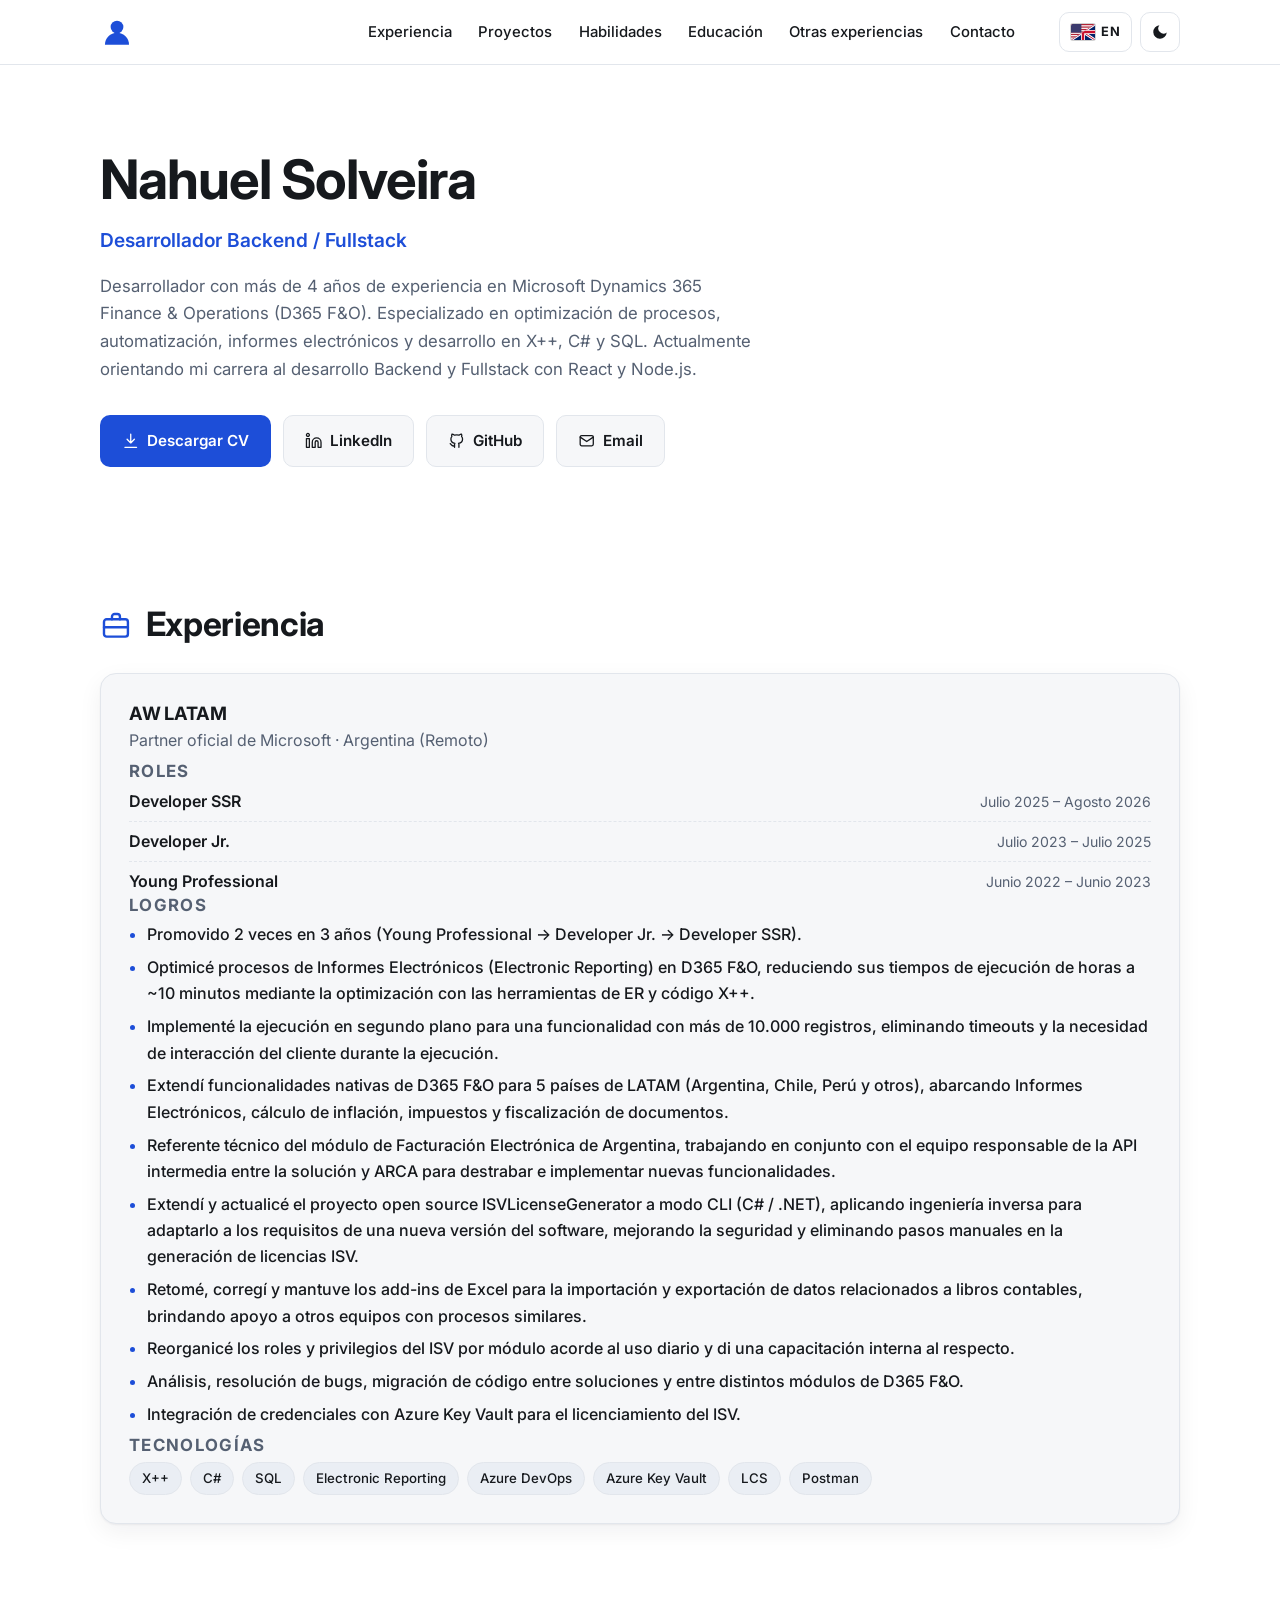
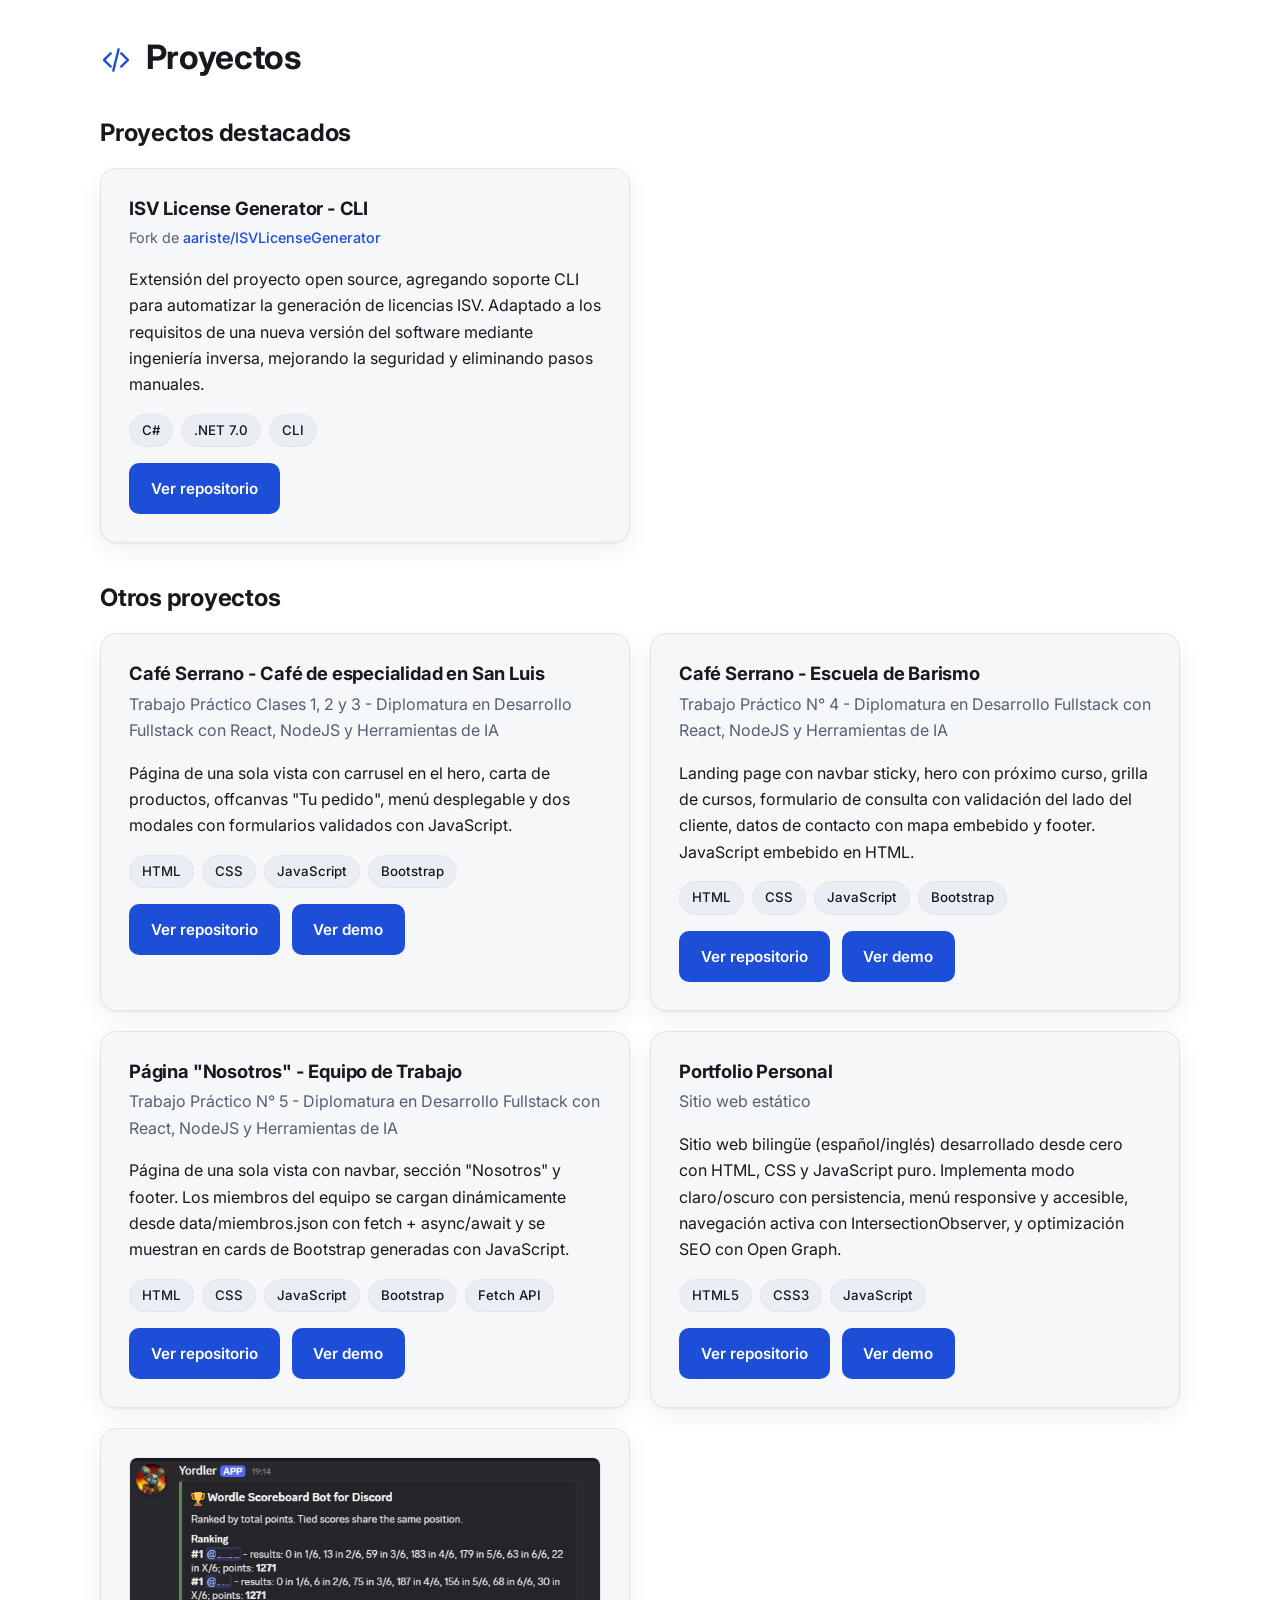
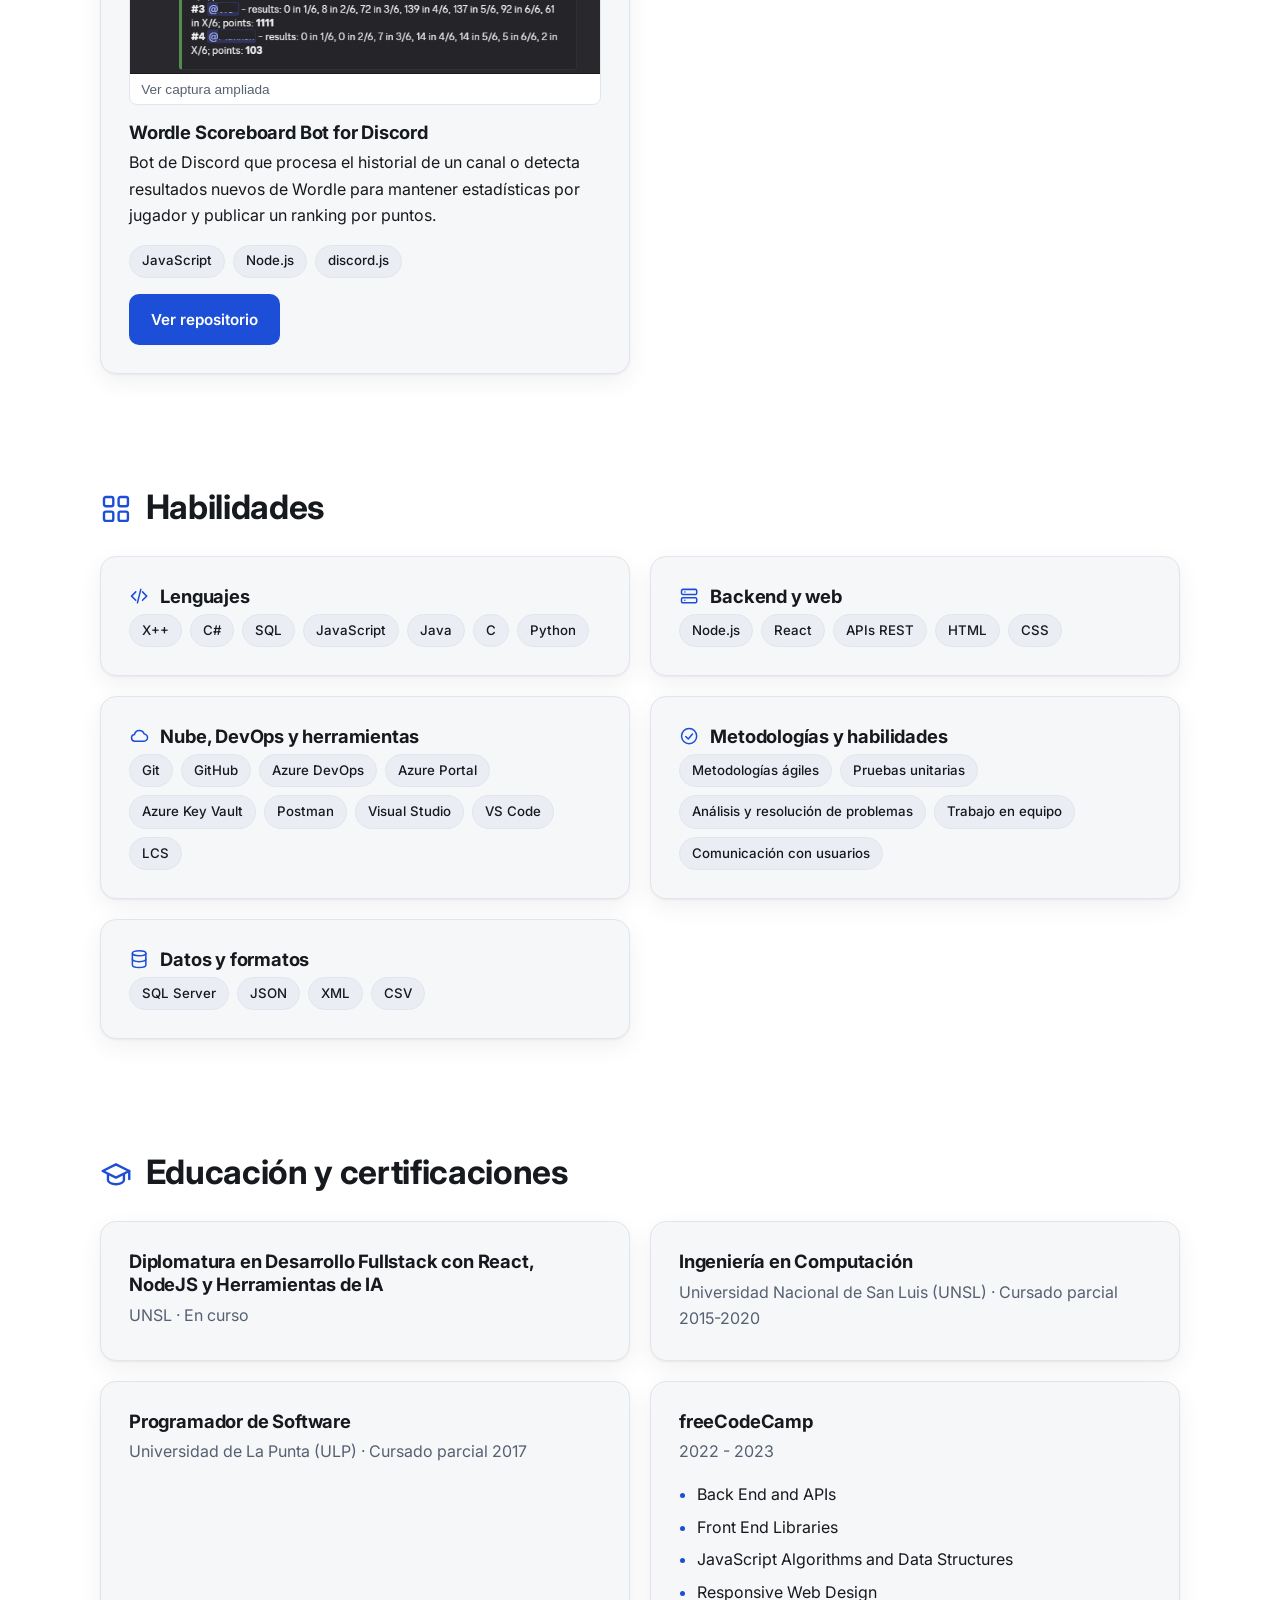
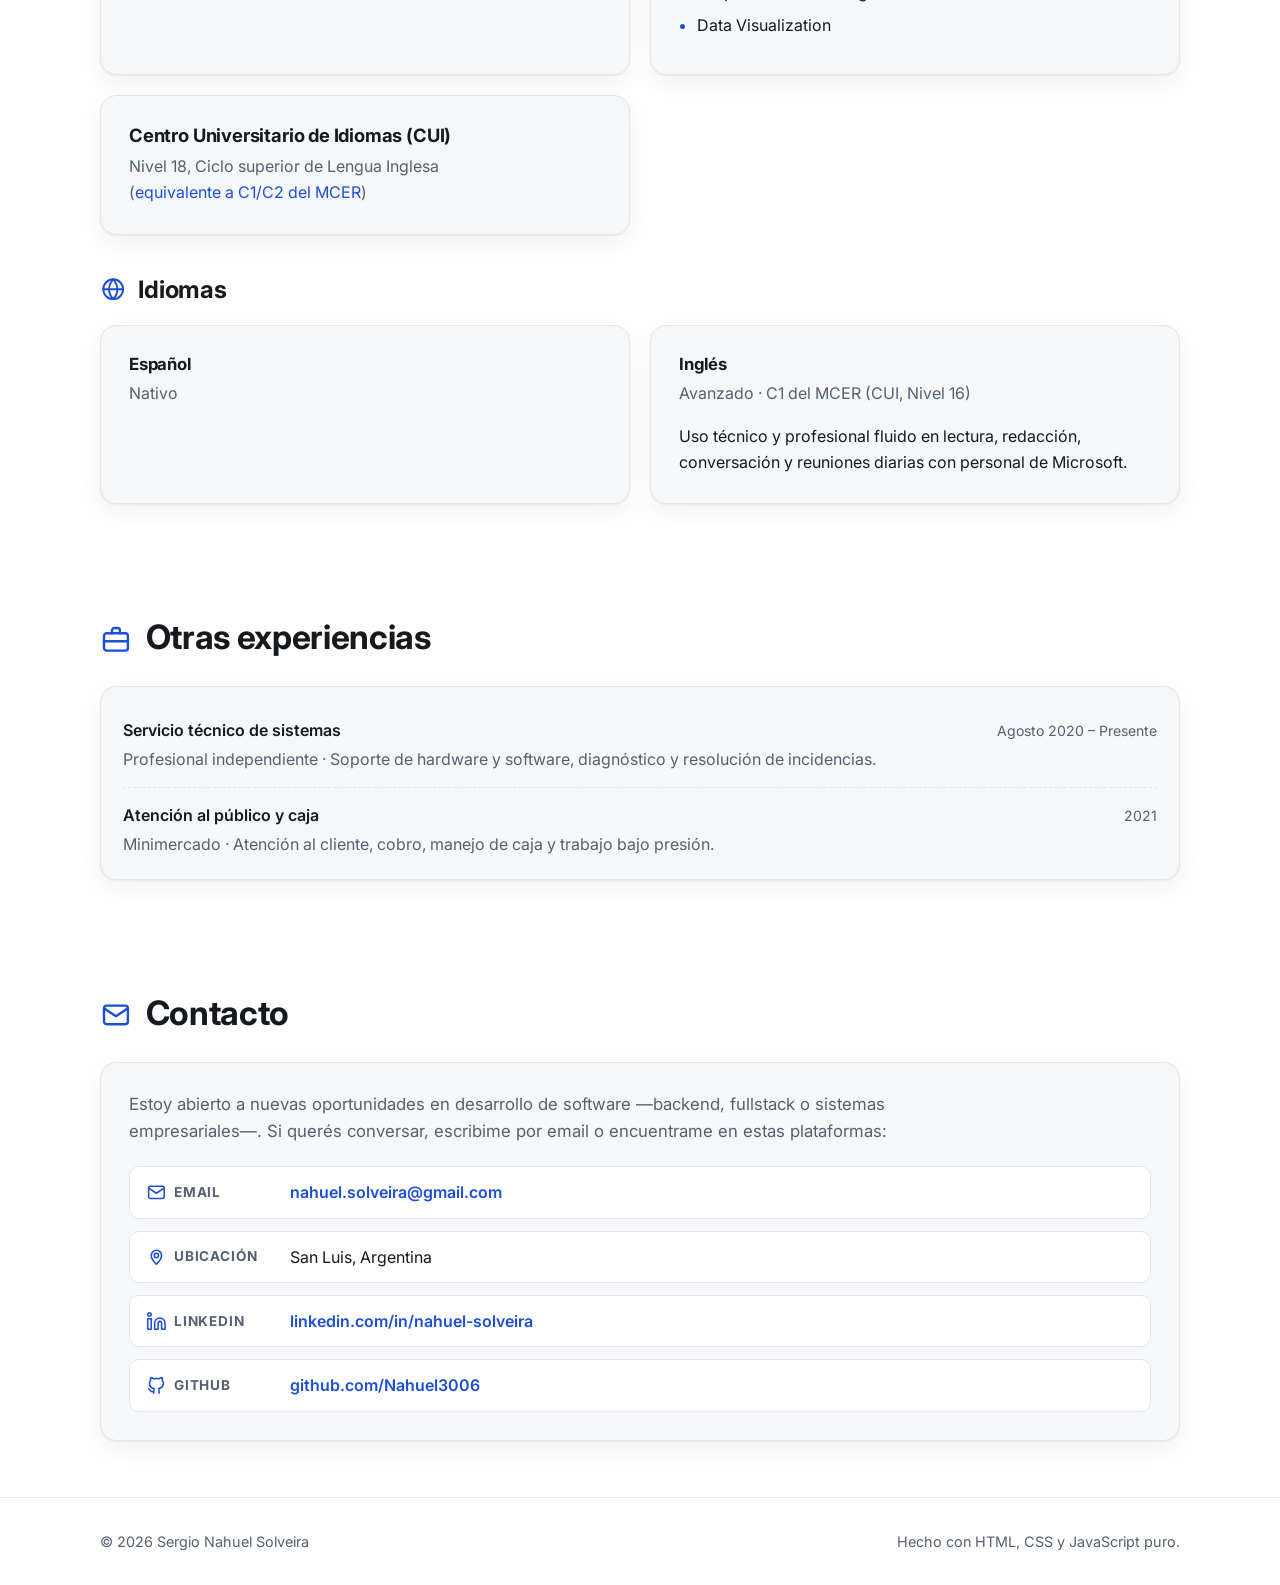
<file: index.html>
<!DOCTYPE html>
<html lang="es">

<head>
  <meta charset="UTF-8">
  <meta name="viewport" content="width=device-width, initial-scale=1.0">

  <title>Nahuel Solveira | Desarrollador Backend y Fullstack</title>
  <meta name="description"
    content="Portfolio de Sergio Nahuel Solveira, desarrollador Backend/Fullstack con 4+ años de experiencia en Dynamics 365 F&amp;O, React y Node.js.">
  <meta name="theme-color" content="#ffffff">

  <link rel="canonical" href="https://nahuel3006.github.io/">
  <link rel="alternate" hreflang="es" href="https://nahuel3006.github.io/">
  <link rel="alternate" hreflang="en" href="https://nahuel3006.github.io/en/">
  <link rel="alternate" hreflang="x-default" href="https://nahuel3006.github.io/">

  <!-- Vista previa al compartir (Open Graph; X/Twitter lo reutiliza) -->
  <meta property="og:type" content="website">
  <meta property="og:site_name" content="Sergio Nahuel Solveira">
  <meta property="og:title" content="Nahuel Solveira | Desarrollador Backend y Fullstack">
  <meta property="og:description"
    content="Desarrollador Backend/Fullstack con 4+ años de experiencia en Dynamics 365 F&amp;O, React y Node.js.">
  <meta property="og:url" content="https://nahuel3006.github.io/">
  <meta property="og:image" content="https://nahuel3006.github.io/og-image.png">
  <meta property="og:image:width" content="1200">
  <meta property="og:image:height" content="630">
  <meta name="twitter:card" content="summary_large_image">

  <!-- Tipografía y estilos -->
  <link rel="preconnect" href="https://fonts.googleapis.com">
  <link rel="preconnect" href="https://fonts.gstatic.com" crossorigin>
  <link rel="stylesheet" href="https://fonts.googleapis.com/css2?family=Inter:wght@400;500;600;700&display=swap">
  <link rel="stylesheet" href="styles.css">

  <!-- Favicon (SVG inline, sin archivos extra) -->
  <link rel="icon" type="image/svg+xml"
    href="data:image/svg+xml,%3Csvg%20xmlns='http://www.w3.org/2000/svg'%20viewBox='0%200%2064%2064'%3E%3Crect%20width='64'%20height='64'%20rx='14'%20fill='%231d4ed8'/%3E%3Ccircle%20cx='32'%20cy='24'%20r='9'%20fill='%23ffffff'/%3E%3Cpath%20d='M14%2052c0-10%208-18%2018-18s18%208%2018%2018z'%20fill='%23ffffff'/%3E%3C/svg%3E">


  <!-- Aplica el tema guardado antes del primer pintado (evita parpadeo) -->
  <script>
    (function () {
      try {
        var t = localStorage.getItem('theme');
        if (t === 'dark' || t === 'light') document.documentElement.dataset.theme = t;
      } catch (e) { /* almacenamiento no disponible */ }
    })();
  </script>
</head>

<body>
  <!-- Sprite de íconos (SVG propio, sin librerías externas) -->
  <svg class="icon-sprite" xmlns="http://www.w3.org/2000/svg" aria-hidden="true" focusable="false">
    <symbol id="i-user" viewBox="0 0 24 24">
      <circle cx="12" cy="8" r="4" />
      <path d="M4 21c0-4.4 3.6-8 8-8s8 3.6 8 8" />
    </symbol>
    <symbol id="i-briefcase" viewBox="0 0 24 24">
      <rect x="3" y="7" width="18" height="13" rx="2" />
      <path d="M9 7V5a2 2 0 0 1 2-2h2a2 2 0 0 1 2 2v2M3 13h18" />
    </symbol>
    <symbol id="i-code" viewBox="0 0 24 24">
      <path d="M8 7l-5 5 5 5M16 7l5 5-5 5M14 4l-4 16" />
    </symbol>
    <symbol id="i-grid" viewBox="0 0 24 24">
      <rect x="3" y="3" width="7" height="7" rx="1.5" />
      <rect x="14" y="3" width="7" height="7" rx="1.5" />
      <rect x="3" y="14" width="7" height="7" rx="1.5" />
      <rect x="14" y="14" width="7" height="7" rx="1.5" />
    </symbol>
    <symbol id="i-cap" viewBox="0 0 24 24">
      <path d="M2 9l10-5 10 5-10 5z" />
      <path d="M6 11.5V16c0 1.5 2.7 3 6 3s6-1.5 6-3v-4.5M22 9v6" />
    </symbol>
    <symbol id="i-globe" viewBox="0 0 24 24">
      <circle cx="12" cy="12" r="9" />
      <path d="M3 12h18" />
      <path d="M12 3c2.5 2.7 3.8 5.7 3.8 9s-1.3 6.3-3.8 9c-2.5-2.7-3.8-5.7-3.8-9S9.5 5.7 12 3z" />
    </symbol>
    <symbol id="i-mail" viewBox="0 0 24 24">
      <rect x="3" y="5" width="18" height="14" rx="2" />
      <path d="M3 7l9 6 9-6" />
    </symbol>
    <symbol id="i-server" viewBox="0 0 24 24">
      <rect x="3" y="4" width="18" height="6" rx="1.5" />
      <rect x="3" y="14" width="18" height="6" rx="1.5" />
      <path d="M7 7h.01M7 17h.01" />
    </symbol>
    <symbol id="i-database" viewBox="0 0 24 24">
      <ellipse cx="12" cy="5" rx="8" ry="3" />
      <path d="M4 5v14c0 1.7 3.6 3 8 3s8-1.3 8-3V5" />
      <path d="M4 12c0 1.7 3.6 3 8 3s8-1.3 8-3" />
    </symbol>
    <symbol id="i-cloud" viewBox="0 0 24 24">
      <path d="M7 18a4 4 0 0 1-.5-7.97A6 6 0 0 1 18 9.5 4.25 4.25 0 0 1 17.5 18z" />
    </symbol>
    <symbol id="i-check" viewBox="0 0 24 24">
      <circle cx="12" cy="12" r="9" />
      <path d="M8 12.5l3 3 5-6" />
    </symbol>
    <symbol id="i-linkedin" viewBox="0 0 24 24">
      <path d="M16 8a6 6 0 0 1 6 6v7h-4v-7a2 2 0 0 0-2-2 2 2 0 0 0-2 2v7h-4v-7a6 6 0 0 1 6-6z" />
      <rect x="2" y="9" width="4" height="12" />
      <circle cx="4" cy="4" r="2" />
    </symbol>
    <symbol id="i-github" viewBox="0 0 24 24">
      <path
        d="M9 19c-4.3 1.4-4.3-2.5-6-3m12 5v-3.5c0-1 .1-1.4-.5-2 2.8-.3 5.5-1.4 5.5-6a4.6 4.6 0 0 0-1.3-3.2 4.2 4.2 0 0 0-.1-3.2s-1.1-.3-3.5 1.3a12.3 12.3 0 0 0-6.2 0C6.5 2.8 5.4 3.1 5.4 3.1a4.2 4.2 0 0 0-.1 3.2A4.6 4.6 0 0 0 4 9.5c0 4.6 2.7 5.7 5.5 6-.6.6-.6 1.2-.5 2V21" />
    </symbol>
    <symbol id="i-map-pin" viewBox="0 0 24 24">
      <path d="M12 21s-6-5.686-6-10a6 6 0 1 1 12 0c0 4.314-6 10-6 10z" />
      <circle cx="12" cy="11" r="2.5" />
    </symbol>
    <symbol id="i-download" viewBox="0 0 24 24">
      <path d="M12 3v12M7 10l5 5 5-5M4 21h16" />
    </symbol>
  </svg>

  <a class="skip-link" href="#contenido">Saltar al contenido</a>

  <header class="site-header">
    <div class="container nav-wrap">
      <a class="brand" href="#inicio" aria-label="Inicio">
        <svg class="brand-icon" xmlns="http://www.w3.org/2000/svg" viewBox="0 0 24 24" width="34" height="34"
          fill="currentColor" aria-hidden="true" focusable="false">
          <circle cx="12" cy="8.5" r="4.5" />
          <path d="M3.5 21c0-4.7 3.8-8.5 8.5-8.5s8.5 3.8 8.5 8.5z" />
        </svg>
      </a>

      <div class="nav-panel" id="site-nav">
        <nav aria-label="Navegación principal">
          <ul>
            <li><a href="#experiencia">Experiencia</a></li>
            <li><a href="#proyectos">Proyectos</a></li>
            <li><a href="#habilidades">Habilidades</a></li>
            <li><a href="#educacion">Educación</a></li>
            <li><a href="#otras-experiencias">Otras experiencias</a></li>
            <li><a href="#contacto">Contacto</a></li>
          </ul>
        </nav>
      </div>

      <div class="nav-controls">
        <a class="icon-btn lang-switch" href="en/" lang="en" hreflang="en" aria-label="View this page in English"
          title="English">
          <svg class="flag" viewBox="0 0 30 20" aria-hidden="true" focusable="false">
            <defs>
              <clipPath id="mitad-a">
                <polygon points="0,0 30,0 0,20" />
              </clipPath>
              <clipPath id="mitad-b">
                <polygon points="30,0 30,20 0,20" />
              </clipPath>
            </defs>

            <!-- Mitad superior izquierda: EE. UU. -->
            <g clip-path="url(#mitad-a)">
              <rect width="30" height="20" fill="#fff" />
              <g fill="#B22234">
                <rect y="0" width="30" height="1.54" />
                <rect y="3.08" width="30" height="1.54" />
                <rect y="6.15" width="30" height="1.54" />
                <rect y="9.23" width="30" height="1.54" />
                <rect y="12.31" width="30" height="1.54" />
                <rect y="15.38" width="30" height="1.54" />
                <rect y="18.46" width="30" height="1.54" />
              </g>
              <rect width="13" height="10.77" fill="#3C3B6E" />
            </g>

            <!-- Mitad inferior derecha: Reino Unido -->
            <g clip-path="url(#mitad-b)">
              <rect width="30" height="20" fill="#012169" />
              <path d="M0 0L30 20M30 0L0 20" stroke="#fff" stroke-width="3.4" />
              <path d="M0 0L30 20M30 0L0 20" stroke="#C8102E" stroke-width="1.2" />
              <path d="M15 0V20M0 10H30" stroke="#fff" stroke-width="5" />
              <path d="M15 0V20M0 10H30" stroke="#C8102E" stroke-width="3" />
            </g>
          </svg>
          <span>EN</span>
        </a>
        <button class="icon-btn" id="theme-toggle" type="button" aria-pressed="false"
          aria-label="Cambiar entre modo claro y oscuro">
          <svg class="icon icon-moon" xmlns="http://www.w3.org/2000/svg" width="18" height="18" viewBox="0 0 24 24"
            fill="currentColor" aria-hidden="true">
            <path d="M21 12.8A9 9 0 1 1 11.2 3a7 7 0 0 0 9.8 9.8z" />
          </svg>
          <svg class="icon icon-sun" xmlns="http://www.w3.org/2000/svg" width="18" height="18" viewBox="0 0 24 24"
            fill="none" stroke="currentColor" stroke-width="2" stroke-linecap="round" aria-hidden="true">
            <circle cx="12" cy="12" r="4" fill="currentColor" stroke="none" />
            <path
              d="M12 2v2M12 20v2M4.9 4.9l1.4 1.4M17.7 17.7l1.4 1.4M2 12h2M20 12h2M4.9 19.1l1.4-1.4M17.7 6.3l1.4-1.4" />
          </svg>
        </button>
        <button class="icon-btn nav-toggle" id="nav-toggle" type="button" aria-expanded="false" aria-controls="site-nav"
          aria-label="Abrir menú de navegación" data-label-open="Abrir menú de navegación"
          data-label-close="Cerrar menú de navegación">
          <span class="hamburger" aria-hidden="true"></span>
        </button>
      </div>
    </div>
  </header>

  <main id="contenido">

    <!-- 1. Hero -->
    <section class="hero" id="inicio" aria-labelledby="hero-title">
      <div class="container">
        <h1 id="hero-title">Nahuel Solveira</h1>
        <p class="subtitle">Desarrollador Backend / Fullstack</p>
        <p class="intro">Desarrollador con más de 4 años de experiencia en Microsoft Dynamics 365 Finance &amp;
          Operations (D365 F&amp;O). Especializado en optimización de procesos, automatización, informes electrónicos y
          desarrollo en X++, C# y SQL. Actualmente orientando mi carrera al desarrollo Backend y Fullstack con React y
          Node.js.
        </p>
        <div class="btn-row">
          <a class="btn btn-primary " href="cv/Nahuel-Solveira-CV-ES.pdf" download><svg class="icon-inline"
              aria-hidden="true" focusable="false">
              <use href="#i-download" />
            </svg>Descargar CV<span class="sr-only"> (PDF)</span></a>
          <a class="btn btn-outline" href="https://www.linkedin.com/in/nahuel-solveira" target="_blank"
            rel="noopener"><svg class="icon-inline" aria-hidden="true" focusable="false">
              <use href="#i-linkedin" />
            </svg>LinkedIn<span class="sr-only"> (se abre en una pestaña nueva)</span></a>
          <a class="btn btn-outline" href="https://github.com/Nahuel3006" target="_blank" rel="noopener"><svg
              class="icon-inline" aria-hidden="true" focusable="false">
              <use href="#i-github" />
            </svg>GitHub<span class="sr-only"> (se abre en una pestaña nueva)</span></a>
          <a class="btn btn-outline" href="mailto:nahuel.solveira@gmail.com"><svg class="icon-inline" aria-hidden="true"
              focusable="false">
              <use href="#i-mail" />
            </svg>Email</a>
        </div>
      </div>
    </section>

    <!-- 2. Experiencia -->
    <section id="experiencia" aria-labelledby="titulo-experiencia">
      <div class="container">
        <h2 class="section-title" id="titulo-experiencia"><svg class="icon-inline" aria-hidden="true" focusable="false">
            <use href="#i-briefcase" />
          </svg> Experiencia</h2>

        <article class="card">
          <header class="card-head">
            <div>
              <h3>AW LATAM</h3>
              <p class="muted">Partner oficial de Microsoft · Argentina (Remoto)</p>
            </div>
          </header>

          <h4 class="subhead">Roles</h4>
          <ul class="roles">
            <li><span class="role-name">Developer SSR</span><span class="role-date">Julio 2025 – Agosto 2026</span></li>
            <li><span class="role-name">Developer Jr.</span><span class="role-date">Julio 2023 – Julio 2025</span></li>
            <li><span class="role-name">Young Professional</span><span class="role-date">Junio 2022 – Junio 2023</span>
            </li>
          </ul>

          <h4 class="subhead">Logros</h4>
          <ul class="list highlights">
            <li>Promovido 2 veces en 3 años (Young Professional → Developer Jr. → Developer SSR).</li>
            <li>Optimicé procesos de Informes Electrónicos (Electronic Reporting) en D365 F&amp;O, reduciendo sus
              tiempos de ejecución de horas a ~10 minutos mediante la optimización con las herramientas de ER y código
              X++.</li>
            <li>Implementé la ejecución en segundo plano para una funcionalidad con más de 10.000 registros, eliminando
              timeouts y la necesidad de interacción del cliente durante la ejecución.</li>
            <li>Extendí funcionalidades nativas de D365 F&amp;O para 5 países de LATAM (Argentina, Chile, Perú y otros),
              abarcando Informes Electrónicos, cálculo de inflación, impuestos y fiscalización de documentos.</li>
            <li>Referente técnico del módulo de Facturación Electrónica de Argentina, trabajando en conjunto con el
              equipo responsable de la API intermedia entre la solución y ARCA para destrabar e implementar nuevas
              funcionalidades.</li>
            <li>Extendí y actualicé el proyecto open source ISVLicenseGenerator a modo CLI (C# / .NET), aplicando
              ingeniería inversa para adaptarlo a los requisitos de una nueva versión del software, mejorando la
              seguridad y eliminando pasos manuales en la generación de licencias ISV.</li>
            <li>Retomé, corregí y mantuve los add-ins de Excel para la importación y exportación de datos relacionados a
              libros contables, brindando apoyo a otros equipos con procesos similares.</li>
            <li>Reorganicé los roles y privilegios del ISV por módulo acorde al uso diario y di una capacitación interna
              al respecto.</li>
            <li>Análisis, resolución de bugs, migración de código entre soluciones y entre distintos módulos de D365
              F&amp;O.</li>
            <li>Integración de credenciales con Azure Key Vault para el licenciamiento del ISV.</li>
          </ul>

          <h4 class="subhead">Tecnologías</h4>
          <ul class="chips">
            <li class="chip">X++</li>
            <li class="chip">C#</li>
            <li class="chip">SQL</li>
            <li class="chip">Electronic Reporting</li>
            <li class="chip">Azure DevOps</li>
            <li class="chip">Azure Key Vault</li>
            <li class="chip">LCS</li>
            <li class="chip">Postman</li>
          </ul>
        </article>
      </div>
    </section>

    <!-- 4. Proyectos -->
    <section id="proyectos" aria-labelledby="titulo-proyectos">
      <div class="container">
        <h2 class="section-title" id="titulo-proyectos"><svg class="icon-inline" aria-hidden="true" focusable="false">
            <use href="#i-code" />
          </svg> Proyectos</h2>

        <h3 class="section-subtitle">Proyectos destacados</h3>
        <div class="grid grid-2">
          <article class="card">
            <h3>ISV License Generator - CLI</h3>
            <p class="muted card-subtitle">Fork de <a href="https://github.com/aariste/ISVLicenseGenerator"
                target="_blank" rel="noopener">aariste/ISVLicenseGenerator<span class="sr-only"> (se abre en una pestaña
                  nueva)</span></a></p>
            <p>Extensión del proyecto open source, agregando soporte CLI para automatizar la generación de licencias
              ISV.
              Adaptado a los requisitos de una nueva versión del software mediante ingeniería inversa, mejorando la
              seguridad y eliminando pasos manuales.</p>
            <ul class="chips">
              <li class="chip">C#</li>
              <li class="chip">.NET 7.0</li>
              <li class="chip">CLI</li>
            </ul>
            <div class="btn-row">
              <a class="btn btn-primary" href="https://github.com/Nahuel3006/ISVLicenseGenerator_CLI" target="_blank"
                rel="noopener">Ver repositorio<span class="sr-only"> (se abre en una pestaña nueva)</span></a>
            </div>
          </article>
        </div>

        <h3 class="section-subtitle">Otros proyectos</h3>
        <div class="grid grid-2">
          <article class="card">
            <h3>Café Serrano - Café de especialidad en San Luis</h3>
            <p class="muted">Trabajo Práctico Clases 1, 2 y 3 - Diplomatura en Desarrollo Fullstack con React, NodeJS y
              Herramientas de IA</p>
            <p>Página de una sola vista con carrusel en el hero, carta de productos, offcanvas "Tu pedido", menú
              desplegable y dos modales con formularios validados con JavaScript.</p>
            <ul class="chips">
              <li class="chip">HTML</li>
              <li class="chip">CSS</li>
              <li class="chip">JavaScript</li>
              <li class="chip">Bootstrap</li>
            </ul>
            <div class="btn-row">
              <a class="btn btn-primary" href="https://github.com/Nahuel3006/cafe-serrano-landing" target="_blank"
                rel="noopener">Ver repositorio<span class="sr-only"> (se abre en una pestaña nueva)</span></a>
              <a class="btn btn-primary" href="https://nahuel3006.github.io/cafe-serrano-landing/" target="_blank"
                rel="noopener">Ver demo<span class="sr-only"> (se abre en una pestaña nueva)</span></a>
            </div>
          </article>

          <article class="card">
            <h3>Café Serrano - Escuela de Barismo</h3>
            <p class="muted">Trabajo Práctico N° 4 - Diplomatura en Desarrollo Fullstack con React, NodeJS y
              Herramientas de IA</p>
            <p>Landing page con navbar sticky, hero con próximo curso, grilla de cursos, formulario de consulta con
              validación del lado del cliente, datos de contacto con mapa embebido y footer. JavaScript embebido en
              HTML.</p>
            <ul class="chips">
              <li class="chip">HTML</li>
              <li class="chip">CSS</li>
              <li class="chip">JavaScript</li>
              <li class="chip">Bootstrap</li>
            </ul>
            <div class="btn-row">
              <a class="btn btn-primary" href="https://github.com/Nahuel3006/cafe-serrano-escuela-barismo"
                target="_blank" rel="noopener">Ver repositorio<span class="sr-only"> (se abre en una pestaña
                  nueva)</span></a>
              <a class="btn btn-primary" href="https://nahuel3006.github.io/cafe-serrano-escuela-barismo/"
                target="_blank" rel="noopener">Ver demo<span class="sr-only"> (se abre en una pestaña nueva)</span></a>
            </div>
          </article>

          <article class="card">
            <h3>Página "Nosotros" - Equipo de Trabajo</h3>
            <p class="muted">Trabajo Práctico N° 5 - Diplomatura en Desarrollo Fullstack con React, NodeJS y
              Herramientas de IA</p>
            <p>Página de una sola vista con navbar, sección "Nosotros" y footer. Los miembros del equipo se cargan
              dinámicamente desde data/miembros.json con fetch + async/await y se muestran en cards de Bootstrap
              generadas con JavaScript.</p>
            <ul class="chips">
              <li class="chip">HTML</li>
              <li class="chip">CSS</li>
              <li class="chip">JavaScript</li>
              <li class="chip">Bootstrap</li>
              <li class="chip">Fetch API</li>
            </ul>
            <div class="btn-row">
              <a class="btn btn-primary" href="https://github.com/Nahuel3006/pagina-nosotros-equipo" target="_blank"
                rel="noopener">Ver repositorio<span class="sr-only"> (se abre en una pestaña nueva)</span></a>
              <a class="btn btn-primary" href="https://nahuel3006.github.io/pagina-nosotros-equipo/" target="_blank"
                rel="noopener">Ver demo<span class="sr-only"> (se abre en una pestaña nueva)</span></a>
            </div>
          </article>

          <article class="card">
            <h3>Portfolio Personal</h3>
            <p class="muted">Sitio web estático</p>
            <p>Sitio web bilingüe (español/inglés) desarrollado desde cero con HTML, CSS y JavaScript puro. Implementa
              modo claro/oscuro con persistencia, menú responsive y accesible, navegación activa con
              IntersectionObserver, y optimización SEO con Open Graph.</p>
            <ul class="chips">
              <li class="chip">HTML5</li>
              <li class="chip">CSS3</li>
              <li class="chip">JavaScript</li>
            </ul>
            <div class="btn-row">
              <a class="btn btn-primary" href="https://github.com/Nahuel3006/nahuel3006.github.io" target="_blank"
                rel="noopener">Ver repositorio<span class="sr-only"> (se abre en una pestaña nueva)</span></a>
              <a class="btn btn-primary" href="https://nahuel3006.github.io/" target="_blank" rel="noopener">Ver
                demo<span class="sr-only"> (se abre en una pestaña nueva)</span></a>
            </div>
          </article>

          <article class="card">
            <button class="project-preview-trigger" type="button" data-dialog-open="discordbot-preview"
              aria-haspopup="dialog" aria-controls="discordbot-preview"
              aria-label="Ampliar captura anonimizada del ranking en Discord">
              <img src="projects/DiscordBot-preview.png" alt="" width="622" height="286" loading="lazy"
                decoding="async">
              <span>Ver captura ampliada</span>
            </button>
            <h3>Wordle Scoreboard Bot for Discord</h3>
            <p>Bot de Discord que procesa el historial de un canal o detecta resultados nuevos de Wordle para mantener
              estadísticas por jugador y publicar un ranking por puntos.</p>
            <ul class="chips">
              <li class="chip">JavaScript</li>
              <li class="chip">Node.js</li>
              <li class="chip">discord.js</li>
            </ul>
            <div class="btn-row">
              <a class="btn btn-primary" href="https://github.com/Nahuel3006/Wordle-Scoreboard-Bot-for-Discord"
                target="_blank" rel="noopener">Ver repositorio<span class="sr-only"> (se abre en una pestaña
                  nueva)</span></a>
            </div>
          </article>
        </div>
      </div>
    </section>

    <!-- 5. Habilidades -->
    <section id="habilidades" aria-labelledby="titulo-habilidades">
      <div class="container">
        <h2 class="section-title" id="titulo-habilidades"><svg class="icon-inline" aria-hidden="true" focusable="false">
            <use href="#i-grid" />
          </svg> Habilidades</h2>

        <div class="grid grid-2">
          <article class="card">
            <h3><svg class="icon-inline" aria-hidden="true" focusable="false">
                <use href="#i-code" />
              </svg> Lenguajes</h3>
            <ul class="chips">
              <li class="chip">X++</li>
              <li class="chip">C#</li>
              <li class="chip">SQL</li>
              <li class="chip">JavaScript</li>
              <li class="chip">Java</li>
              <li class="chip">C</li>
              <li class="chip">Python</li>
            </ul>
          </article>

          <article class="card">
            <h3><svg class="icon-inline" aria-hidden="true" focusable="false">
                <use href="#i-server" />
              </svg> Backend y web</h3>
            <ul class="chips">
              <li class="chip">Node.js</li>
              <li class="chip">React</li>
              <li class="chip">APIs REST</li>
              <li class="chip">HTML</li>
              <li class="chip">CSS</li>
            </ul>
          </article>

          <article class="card">
            <h3><svg class="icon-inline" aria-hidden="true" focusable="false">
                <use href="#i-cloud" />
              </svg> Nube, DevOps y herramientas</h3>
            <ul class="chips">
              <li class="chip">Git</li>
              <li class="chip">GitHub</li>
              <li class="chip">Azure DevOps</li>
              <li class="chip">Azure Portal</li>
              <li class="chip">Azure Key Vault</li>
              <li class="chip">Postman</li>
              <li class="chip">Visual Studio</li>
              <li class="chip">VS Code</li>
              <li class="chip">LCS</li>
            </ul>
          </article>

          <article class="card">
            <h3><svg class="icon-inline" aria-hidden="true" focusable="false">
                <use href="#i-check" />
              </svg> Metodologías y habilidades</h3>
            <ul class="chips">
              <li class="chip">Metodologías ágiles</li>
              <li class="chip">Pruebas unitarias</li>
              <li class="chip">Análisis y resolución de problemas</li>
              <li class="chip">Trabajo en equipo</li>
              <li class="chip">Comunicación con usuarios</li>
            </ul>
          </article>

          <article class="card">
            <h3><svg class="icon-inline" aria-hidden="true" focusable="false">
                <use href="#i-database" />
              </svg> Datos y formatos</h3>
            <ul class="chips">
              <li class="chip">SQL Server</li>
              <li class="chip">JSON</li>
              <li class="chip">XML</li>
              <li class="chip">CSV</li>
            </ul>
          </article>
        </div>
      </div>
    </section>

    <!-- 6. Educación, certificaciones e idiomas -->
    <section id="educacion" aria-labelledby="titulo-educacion">
      <div class="container">
        <h2 class="section-title" id="titulo-educacion"><svg class="icon-inline" aria-hidden="true" focusable="false">
            <use href="#i-cap" />
          </svg> Educación y certificaciones</h2>

        <div class="grid grid-2">
          <article class="card">
            <h3>Diplomatura en Desarrollo Fullstack con React, NodeJS y Herramientas de IA</h3>
            <p class="muted">UNSL · En curso</p>
          </article>

          <article class="card">
            <h3>Ingeniería en Computación</h3>
            <p class="muted">Universidad Nacional de San Luis (UNSL) · Cursado parcial 2015-2020</p>
          </article>

          <article class="card">
            <h3>Programador de Software</h3>
            <p class="muted">Universidad de La Punta (ULP) · Cursado parcial 2017</p>
          </article>

          <article class="card">
            <h3>freeCodeCamp</h3>
            <p class="muted">2022 - 2023</p>
            <ul class="list">
              <li>Back End and APIs</li>
              <li>Front End Libraries</li>
              <li>JavaScript Algorithms and Data Structures</li>
              <li>Responsive Web Design</li>
              <li>Data Visualization</li>
            </ul>
          </article>

          <article class="card">
            <h3>Centro Universitario de Idiomas (CUI)</h3>
            <p class="muted">Nivel 18, Ciclo superior de Lengua Inglesa
              <br />(<a href="https://cui.edu.ar/ingles" target="_blank" rel="noopener noreferrer">equivalente a C1/C2
                del MCER</a>)
            </p>
          </article>
        </div>

        <h3 class="section-subtitle" id="subtitulo-idiomas"><svg class="icon-inline" aria-hidden="true"
            focusable="false">
            <use href="#i-globe" />
          </svg> Idiomas</h3>
        <div class="grid grid-2">
          <article class="card">
            <h4>Español</h4>
            <p class="muted">Nativo</p>
          </article>

          <article class="card">
            <h4>Inglés</h4>
            <p class="muted">Avanzado · C1 del MCER (CUI, Nivel 16)</p>
            <p>Uso técnico y profesional fluido en lectura, redacción, conversación y reuniones diarias con personal de
              Microsoft.</p>
          </article>
        </div>
      </div>
    </section>

    <!-- 7. Otras experiencias -->
    <section id="otras-experiencias" aria-labelledby="titulo-otras-experiencias">
      <div class="container">
        <h2 class="section-title" id="titulo-otras-experiencias"><svg class="icon-inline" aria-hidden="true"
            focusable="false">
            <use href="#i-briefcase" />
          </svg> Otras experiencias</h2>

        <article class="card card-compact">
          <ul class="mini-list">
            <li>
              <p class="mini-line"><span class="role-name">Servicio técnico de sistemas</span> <span
                  class="role-date">Agosto 2020 – Presente</span></p>
              <p class="muted">Profesional independiente · Soporte de hardware y software, diagnóstico y resolución de
                incidencias.</p>
            </li>
            <li>
              <p class="mini-line"><span class="role-name">Atención al público y caja</span> <span
                  class="role-date">2021</span></p>
              <p class="muted">Minimercado · Atención al cliente, cobro, manejo de caja y trabajo bajo presión.</p>
            </li>
          </ul>
        </article>
      </div>
    </section>

    <!-- 8. Contacto -->
    <section id="contacto" aria-labelledby="titulo-contacto">
      <div class="container">
        <h2 class="section-title" id="titulo-contacto"><svg class="icon-inline" aria-hidden="true" focusable="false">
            <use href="#i-mail" />
          </svg> Contacto</h2>

        <article class="card contact-card">
          <p class="lead">Estoy abierto a nuevas oportunidades en desarrollo de software —backend, fullstack o sistemas
            empresariales—. Si querés conversar, escribime por email o encuentrame en estas plataformas:</p>
          <ul class="contact-list">
            <li>
              <span class="contact-label"><svg class="icon-inline" aria-hidden="true" focusable="false">
                  <use href="#i-mail" />
                </svg> Email</span>
              <a href="mailto:nahuel.solveira@gmail.com">nahuel.solveira@gmail.com</a>
            </li>
            <li class="contact-item location">
              <span class="contact-label"><svg class="icon-inline" aria-hidden="true" focusable="false">
                  <use href="#i-map-pin" />
                </svg> Ubicación</span>
              <span class="contact-value">San Luis, Argentina</span>
            </li>
            <li>
              <span class="contact-label"><svg class="icon-inline" aria-hidden="true" focusable="false">
                  <use href="#i-linkedin" />
                </svg> LinkedIn</span>
              <a href="https://www.linkedin.com/in/nahuel-solveira" target="_blank"
                rel="noopener">linkedin.com/in/nahuel-solveira<span class="sr-only"> (se abre en una pestaña
                  nueva)</span></a>
            </li>
            <li>
              <span class="contact-label"><svg class="icon-inline" aria-hidden="true" focusable="false">
                  <use href="#i-github" />
                </svg> GitHub</span>
              <a href="https://github.com/Nahuel3006" target="_blank" rel="noopener">github.com/Nahuel3006<span
                  class="sr-only"> (se abre en una pestaña nueva)</span></a>
            </li>
          </ul>
        </article>
      </div>
    </section>
  </main>

  <footer class="site-footer">
    <div class="container footer-wrap">
      <p>© <span id="anio">2026</span> Sergio Nahuel Solveira</p>
      <p class="muted">Hecho con HTML, CSS y JavaScript puro.</p>
    </div>
  </footer>

  <dialog class="project-image-dialog" id="discordbot-preview" aria-labelledby="discordbot-preview-title">
    <div class="project-image-dialog__header">
      <h2 id="discordbot-preview-title">Wordle Scoreboard Bot for Discord</h2>
      <button class="icon-btn project-image-dialog__close" type="button" data-dialog-close
        aria-label="Cerrar vista ampliada" title="Cerrar vista ampliada"><span
          aria-hidden="true">&times;</span></button>
    </div>
    <figure>
      <img src="projects/DiscordBot-preview.png"
        alt="Mensaje anonimizado de Discord con la clasificación por puntos publicada por el bot." width="622"
        height="286">
      <figcaption>Ejemplo anonimizado; se ocultaron los nombres de usuario y el avatar.</figcaption>
    </figure>
  </dialog>

  <script src="script.js"></script>

  <!-- Cloudflare Web Analytics -->
  <script type='module' src='https://static.cloudflareinsights.com/beacon.min.js'
    data-cf-beacon='{"token": "bfecefabdd0743039ba6ced76b54117c"}'></script><!-- End Cloudflare Web Analytics -->
</body>

</html>
</file>
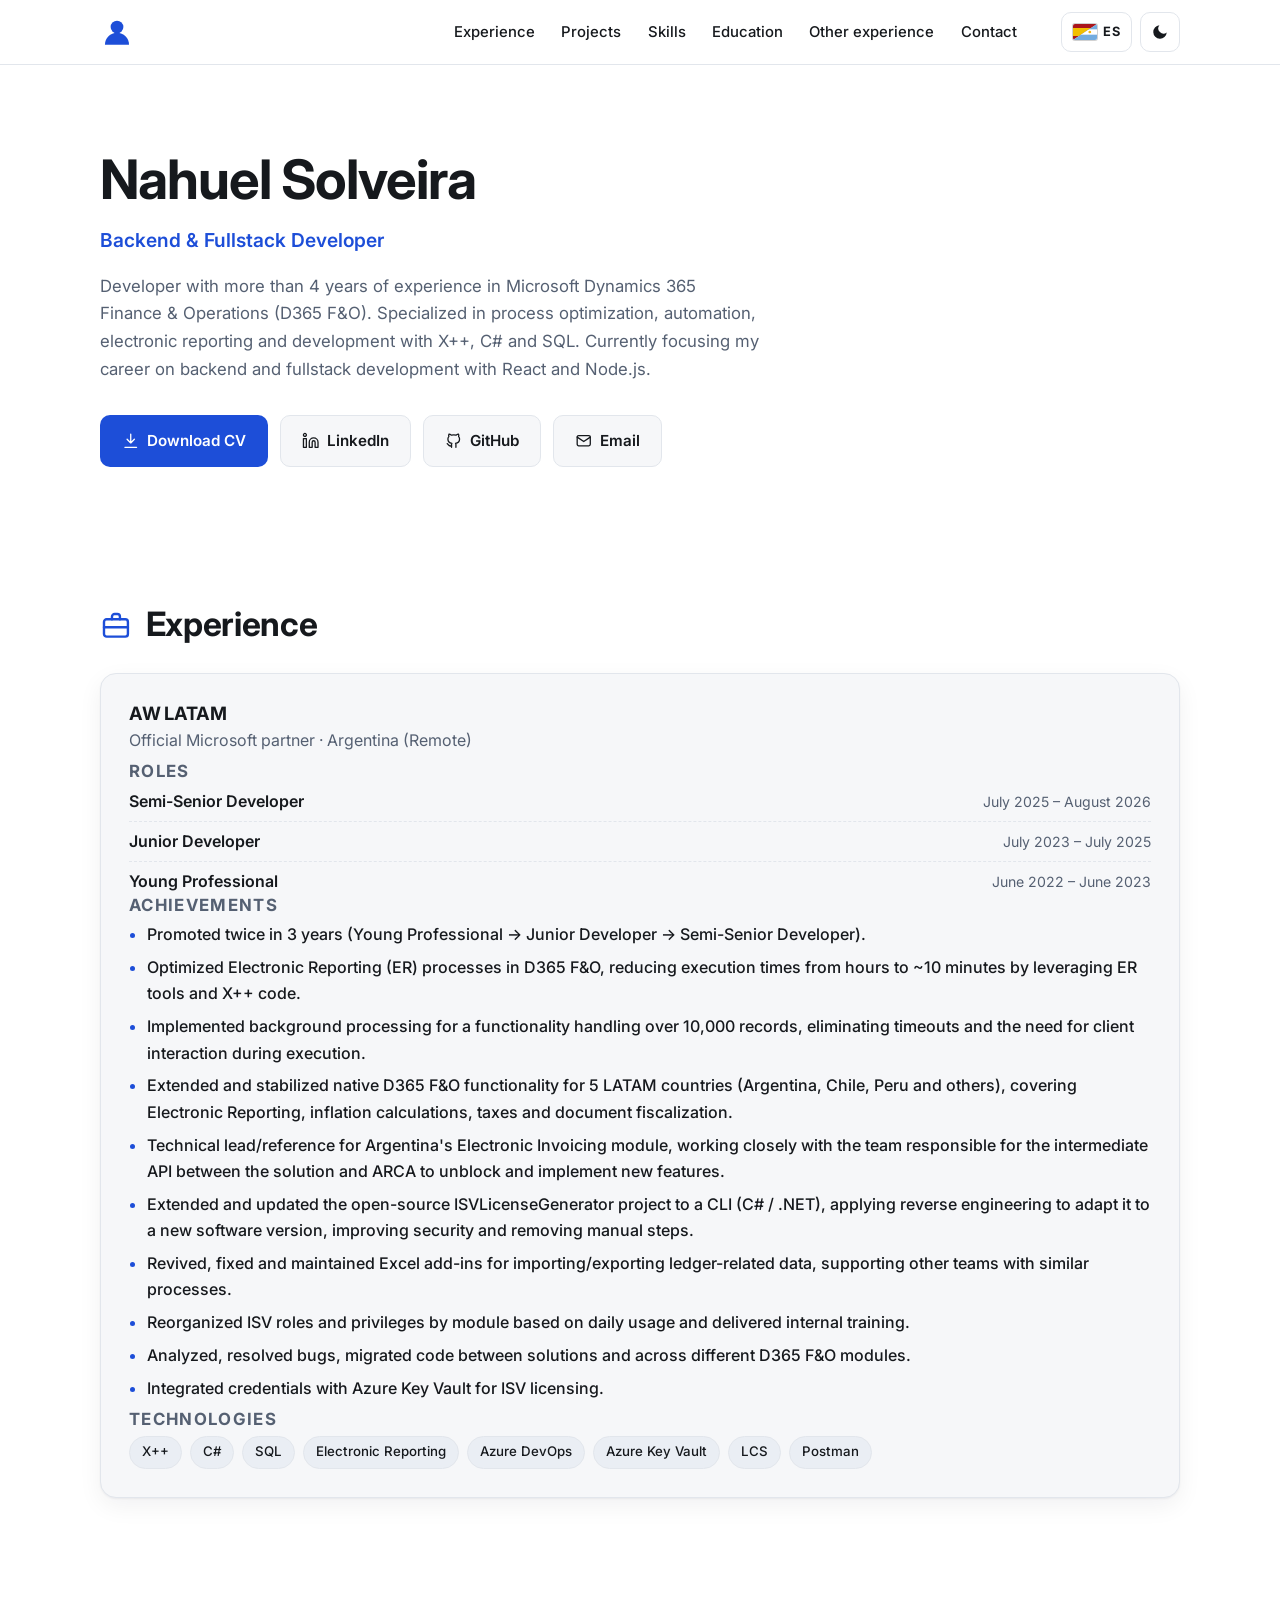
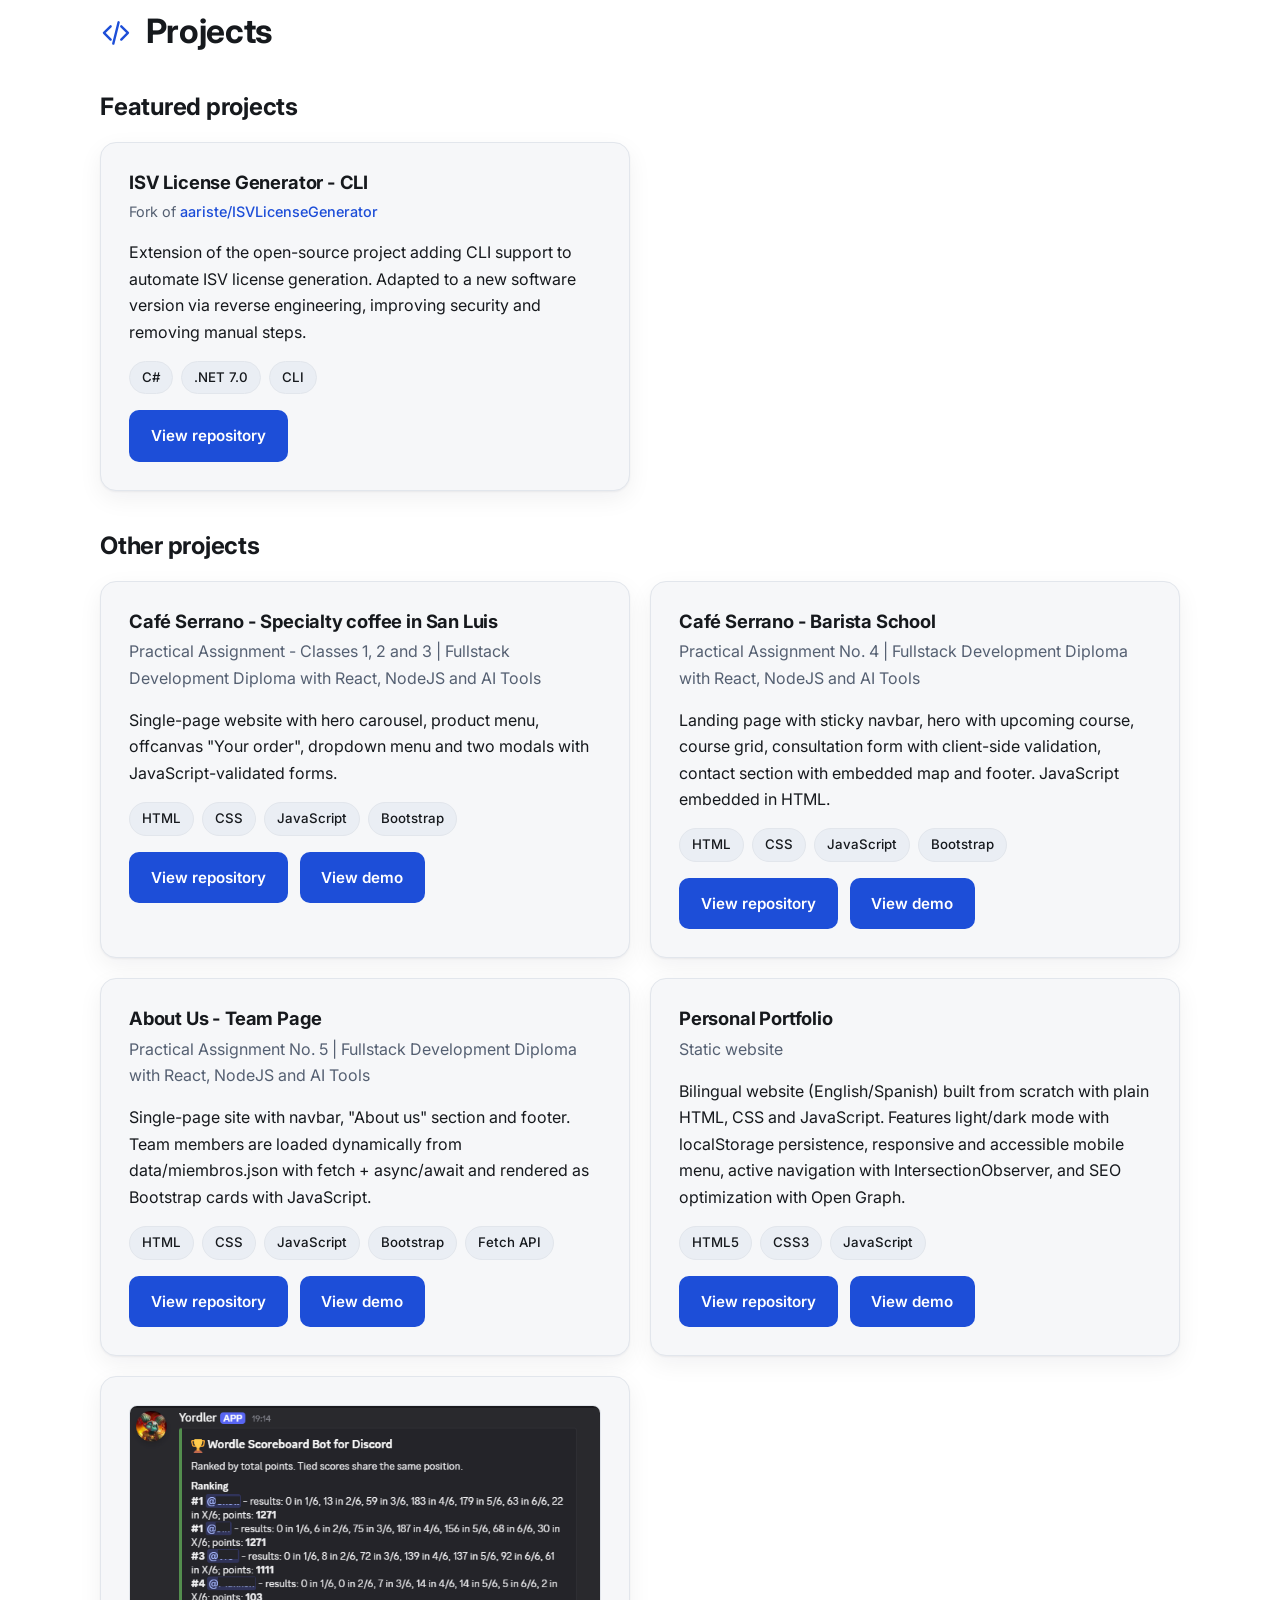
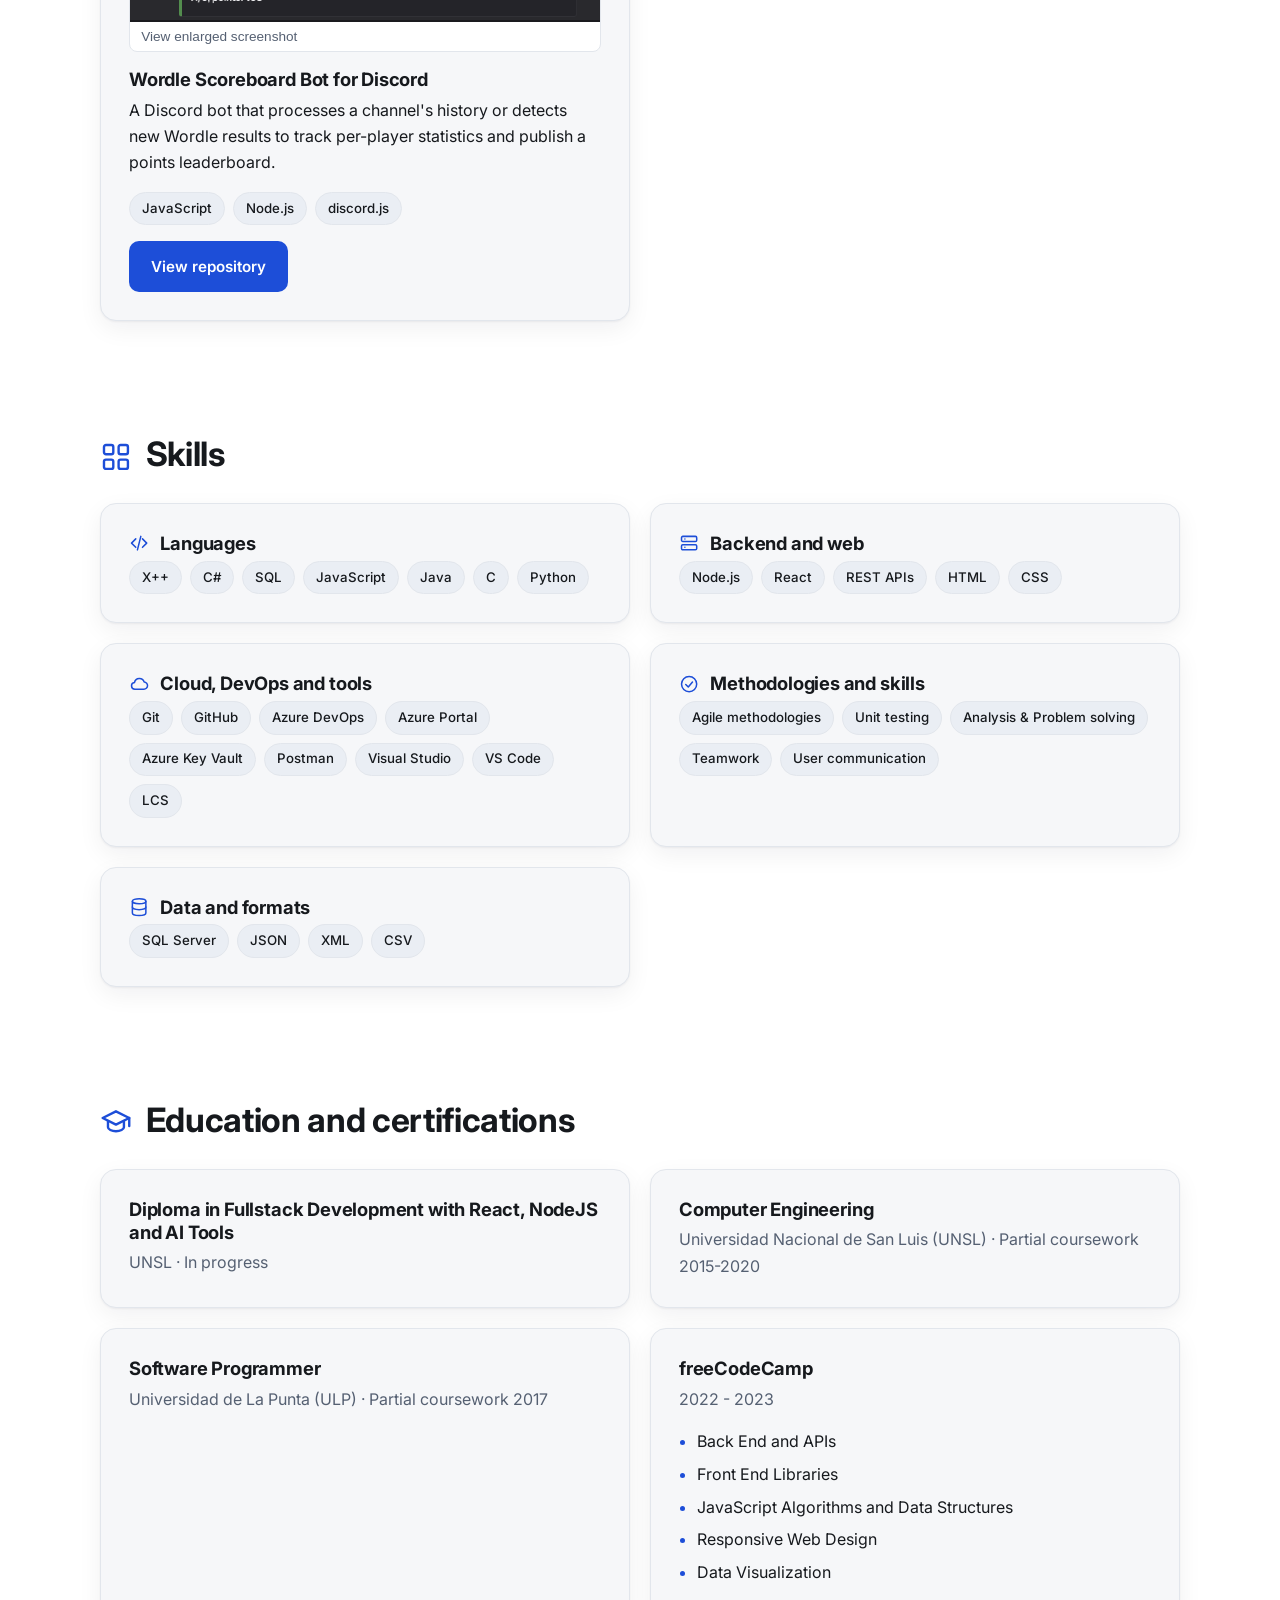
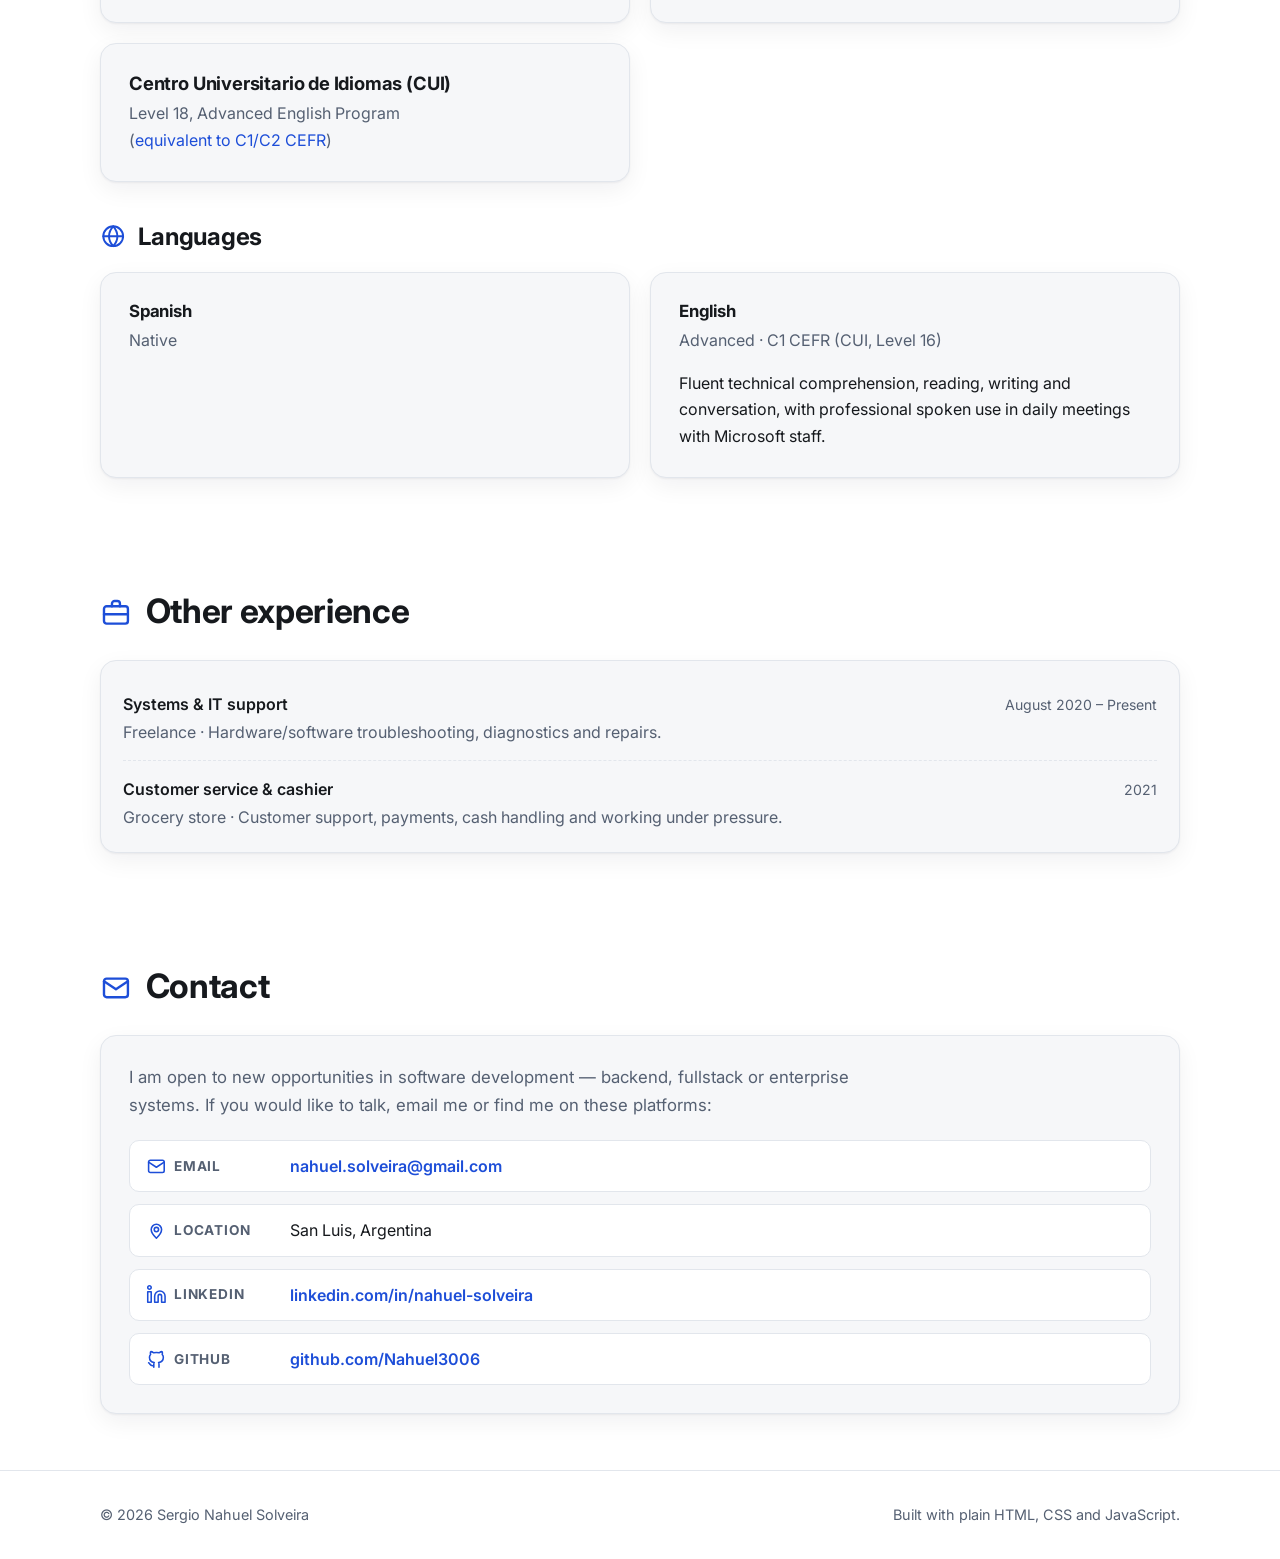
<file: en/index.html>
<!DOCTYPE html>
<html lang="en">

<head>
  <meta charset="UTF-8">
  <meta name="viewport" content="width=device-width, initial-scale=1.0">

  <title>Nahuel Solveira | Backend &amp; Fullstack Developer</title>
  <meta name="description"
    content="Portfolio of Sergio Nahuel Solveira, a Backend/Fullstack developer with 4+ years of experience in Dynamics 365 F&amp;O, React and Node.js.">
  <meta name="theme-color" content="#ffffff">

  <link rel="canonical" href="https://nahuel3006.github.io/en/">
  <link rel="alternate" hreflang="es" href="https://nahuel3006.github.io/">
  <link rel="alternate" hreflang="en" href="https://nahuel3006.github.io/en/">
  <link rel="alternate" hreflang="x-default" href="https://nahuel3006.github.io/">

  <!-- Link preview when shared (Open Graph; X/Twitter reuses it) -->
  <meta property="og:type" content="website">
  <meta property="og:site_name" content="Sergio Nahuel Solveira">
  <meta property="og:title" content="Nahuel Solveira | Backend &amp; Fullstack Developer">
  <meta property="og:description"
    content="Backend/Fullstack developer with 4+ years of experience in Dynamics 365 F&amp;O, React and Node.js.">
  <meta property="og:url" content="https://nahuel3006.github.io/en/">
  <meta property="og:image" content="https://nahuel3006.github.io/og-image.png">
  <meta property="og:image:width" content="1200">
  <meta property="og:image:height" content="630">
  <meta name="twitter:card" content="summary_large_image">

  <!-- Favicon (inline SVG, no extra files) -->
  <link rel="icon" type="image/svg+xml"
    href="data:image/svg+xml,%3Csvg%20xmlns='http://www.w3.org/2000/svg'%20viewBox='0%200%2064%2064'%3E%3Crect%20width='64'%20height='64'%20rx='14'%20fill='%231d4ed8'/%3E%3Ccircle%20cx='32'%20cy='24'%20r='9'%20fill='%23ffffff'/%3E%3Cpath%20d='M14%2052c0-10%208-18%2018-18s18%208%2018%2018z'%20fill='%23ffffff'/%3E%3C/svg%3E">

  <!-- Typography and styles -->
  <link rel="preconnect" href="https://fonts.googleapis.com">
  <link rel="preconnect" href="https://fonts.gstatic.com" crossorigin>
  <link rel="stylesheet" href="https://fonts.googleapis.com/css2?family=Inter:wght@400;500;600;700&display=swap">
  <link rel="stylesheet" href="../styles.css">

  <!-- Applies the saved theme before first paint (avoids flicker) -->
  <script>
    (function () {
      try {
        var t = localStorage.getItem('theme');
        if (t === 'dark' || t === 'light') document.documentElement.dataset.theme = t;
      } catch (e) { /* storage not available */ }
    })();
  </script>
</head>

<body>
  <!-- Sprite de íconos (SVG propio, sin librerías externas) -->
  <svg class="icon-sprite" xmlns="http://www.w3.org/2000/svg" aria-hidden="true" focusable="false">
    <symbol id="i-user" viewBox="0 0 24 24">
      <circle cx="12" cy="8" r="4" />
      <path d="M4 21c0-4.4 3.6-8 8-8s8 3.6 8 8" />
    </symbol>
    <symbol id="i-briefcase" viewBox="0 0 24 24">
      <rect x="3" y="7" width="18" height="13" rx="2" />
      <path d="M9 7V5a2 2 0 0 1 2-2h2a2 2 0 0 1 2 2v2M3 13h18" />
    </symbol>
    <symbol id="i-code" viewBox="0 0 24 24">
      <path d="M8 7l-5 5 5 5M16 7l5 5-5 5M14 4l-4 16" />
    </symbol>
    <symbol id="i-grid" viewBox="0 0 24 24">
      <rect x="3" y="3" width="7" height="7" rx="1.5" />
      <rect x="14" y="3" width="7" height="7" rx="1.5" />
      <rect x="3" y="14" width="7" height="7" rx="1.5" />
      <rect x="14" y="14" width="7" height="7" rx="1.5" />
    </symbol>
    <symbol id="i-cap" viewBox="0 0 24 24">
      <path d="M2 9l10-5 10 5-10 5z" />
      <path d="M6 11.5V16c0 1.5 2.7 3 6 3s6-1.5 6-3v-4.5M22 9v6" />
    </symbol>
    <symbol id="i-globe" viewBox="0 0 24 24">
      <circle cx="12" cy="12" r="9" />
      <path d="M3 12h18" />
      <path d="M12 3c2.5 2.7 3.8 5.7 3.8 9s-1.3 6.3-3.8 9c-2.5-2.7-3.8-5.7-3.8-9S9.5 5.7 12 3z" />
    </symbol>
    <symbol id="i-mail" viewBox="0 0 24 24">
      <rect x="3" y="5" width="18" height="14" rx="2" />
      <path d="M3 7l9 6 9-6" />
    </symbol>
    <symbol id="i-server" viewBox="0 0 24 24">
      <rect x="3" y="4" width="18" height="6" rx="1.5" />
      <rect x="3" y="14" width="18" height="6" rx="1.5" />
      <path d="M7 7h.01M7 17h.01" />
    </symbol>
    <symbol id="i-database" viewBox="0 0 24 24">
      <ellipse cx="12" cy="5" rx="8" ry="3" />
      <path d="M4 5v14c0 1.7 3.6 3 8 3s8-1.3 8-3V5" />
      <path d="M4 12c0 1.7 3.6 3 8 3s8-1.3 8-3" />
    </symbol>
    <symbol id="i-cloud" viewBox="0 0 24 24">
      <path d="M7 18a4 4 0 0 1-.5-7.97A6 6 0 0 1 18 9.5 4.25 4.25 0 0 1 17.5 18z" />
    </symbol>
    <symbol id="i-check" viewBox="0 0 24 24">
      <circle cx="12" cy="12" r="9" />
      <path d="M8 12.5l3 3 5-6" />
    </symbol>
    <symbol id="i-linkedin" viewBox="0 0 24 24">
      <path d="M16 8a6 6 0 0 1 6 6v7h-4v-7a2 2 0 0 0-2-2 2 2 0 0 0-2 2v7h-4v-7a6 6 0 0 1 6-6z" />
      <rect x="2" y="9" width="4" height="12" />
      <circle cx="4" cy="4" r="2" />
    </symbol>
    <symbol id="i-github" viewBox="0 0 24 24">
      <path
        d="M9 19c-4.3 1.4-4.3-2.5-6-3m12 5v-3.5c0-1 .1-1.4-.5-2 2.8-.3 5.5-1.4 5.5-6a4.6 4.6 0 0 0-1.3-3.2 4.2 4.2 0 0 0-.1-3.2s-1.1-.3-3.5 1.3a12.3 12.3 0 0 0-6.2 0C6.5 2.8 5.4 3.1 5.4 3.1a4.2 4.2 0 0 0-.1 3.2A4.6 4.6 0 0 0 4 9.5c0 4.6 2.7 5.7 5.5 6-.6.6-.6 1.2-.5 2V21" />
    </symbol>
    <symbol id="i-map-pin" viewBox="0 0 24 24">
      <path d="M12 21s-6-5.686-6-10a6 6 0 1 1 12 0c0 4.314-6 10-6 10z" />
      <circle cx="12" cy="11" r="2.5" />
    </symbol>
    <symbol id="i-download" viewBox="0 0 24 24">
      <path d="M12 3v12M7 10l5 5 5-5M4 21h16" />
    </symbol>
  </svg>

  <a class="skip-link" href="#contenido">Skip to content</a>

  <header class="site-header">
    <div class="container nav-wrap">
      <a class="brand" href="#inicio" aria-label="Home">
        <svg class="brand-icon" xmlns="http://www.w3.org/2000/svg" viewBox="0 0 24 24" width="34" height="34"
          fill="currentColor" aria-hidden="true" focusable="false">
          <circle cx="12" cy="8.5" r="4.5" />
          <path d="M3.5 21c0-4.7 3.8-8.5 8.5-8.5s8.5 3.8 8.5 8.5z" />
        </svg>
      </a>

      <div class="nav-panel" id="site-nav">
        <nav aria-label="Main navigation">
          <ul>
            <li><a href="#experience">Experience</a></li>
            <li><a href="#projects">Projects</a></li>
            <li><a href="#skills">Skills</a></li>
            <li><a href="#education">Education</a></li>
            <li><a href="#otras-experiencias">Other experience</a></li>
            <li><a href="#contact">Contact</a></li>
          </ul>
        </nav>
      </div>

      <div class="nav-controls">
        <a class="icon-btn lang-switch" href="../" lang="es" hreflang="es" aria-label="Ver esta página en español"
          title="Español">
          <svg class="flag" viewBox="0 0 30 20" aria-hidden="true" focusable="false">
            <defs>
              <clipPath id="mitad-a">
                <polygon points="0,0 30,0 0,20" />
              </clipPath>
              <clipPath id="mitad-b">
                <polygon points="30,0 30,20 0,20" />
              </clipPath>
            </defs>

            <!-- Mitad superior izquierda: España -->
            <g clip-path="url(#mitad-a)">
              <rect width="30" height="20" fill="#AA151B" />
              <rect y="5" width="30" height="10" fill="#F1BF00" />
            </g>

            <!-- Mitad inferior derecha: Argentina -->
            <g clip-path="url(#mitad-b)">
              <rect width="30" height="20" fill="#74ACDF" />
              <rect y="6.67" width="30" height="6.66" fill="#fff" />
              <circle cx="21" cy="10" r="1.7" fill="#F6B40E" />
            </g>
          </svg>
          <span>ES</span>
        </a>
        <button class="icon-btn" id="theme-toggle" type="button" aria-pressed="false"
          aria-label="Switch between light and dark mode">
          <svg class="icon icon-moon" xmlns="http://www.w3.org/2000/svg" width="18" height="18" viewBox="0 0 24 24"
            fill="currentColor" aria-hidden="true">
            <path d="M21 12.8A9 9 0 1 1 11.2 3a7 7 0 0 0 9.8 9.8z" />
          </svg>
          <svg class="icon icon-sun" xmlns="http://www.w3.org/2000/svg" width="18" height="18" viewBox="0 0 24 24"
            fill="none" stroke="currentColor" stroke-width="2" stroke-linecap="round" aria-hidden="true">
            <circle cx="12" cy="12" r="4" fill="currentColor" stroke="none" />
            <path
              d="M12 2v2M12 20v2M4.9 4.9l1.4 1.4M17.7 17.7l1.4 1.4M2 12h2M20 12h2M4.9 19.1l1.4-1.4M17.7 6.3l1.4-1.4" />
          </svg>
        </button>
        <button class="icon-btn nav-toggle" id="nav-toggle" type="button" aria-expanded="false" aria-controls="site-nav"
          aria-label="Open navigation menu" data-label-open="Open navigation menu"
          data-label-close="Close navigation menu">
          <span class="hamburger" aria-hidden="true"></span>
        </button>
      </div>
    </div>
  </header>

  <main id="contenido">

    <!-- 1. Hero -->
    <section class="hero" id="inicio" aria-labelledby="hero-title">
      <div class="container">
        <h1 id="hero-title">Nahuel Solveira</h1>
        <p class="subtitle">Backend &amp; Fullstack Developer</p>
        <p class="intro">Developer with more than 4 years of experience in Microsoft Dynamics 365 Finance &amp;
          Operations (D365 F&amp;O). Specialized in process optimization, automation, electronic reporting and
          development with X++, C# and SQL. Currently focusing my career on backend and fullstack development with React
          and Node.js.
        </p>
        <div class="btn-row">
          <a class="btn btn-primary" href="../cv/Nahuel-Solveira-CV-EN.pdf" download><svg class="icon-inline"
              aria-hidden="true" focusable="false">
              <use href="#i-download" />
            </svg>Download CV<span class="sr-only"> (PDF)</span></a>
          <a class="btn btn-outline" href="https://www.linkedin.com/in/nahuel-solveira" target="_blank"
            rel="noopener"><svg class="icon-inline" aria-hidden="true" focusable="false">
              <use href="#i-linkedin" />
            </svg>LinkedIn<span class="sr-only"> (opens in a new tab)</span></a>
          <a class="btn btn-outline" href="https://github.com/Nahuel3006" target="_blank" rel="noopener"><svg
              class="icon-inline" aria-hidden="true" focusable="false">
              <use href="#i-github" />
            </svg>GitHub<span class="sr-only"> (opens in a new tab)</span></a>
          <a class="btn btn-outline" href="mailto:nahuel.solveira@gmail.com"><svg class="icon-inline" aria-hidden="true"
              focusable="false">
              <use href="#i-mail" />
            </svg>Email</a>
        </div>
      </div>
    </section>

    <!-- 2. Experience -->
    <section id="experience" aria-labelledby="title-experience">
      <div class="container">
        <h2 class="section-title" id="title-experience"><svg class="icon-inline" aria-hidden="true" focusable="false">
            <use href="#i-briefcase" />
          </svg> Experience</h2>

        <article class="card">
          <header class="card-head">
            <div>
              <h3>AW LATAM</h3>
              <p class="muted">Official Microsoft partner · Argentina (Remote)</p>
            </div>
          </header>

          <h4 class="subhead">Roles</h4>
          <ul class="roles">
            <li><span class="role-name">Semi-Senior Developer</span><span class="role-date">July 2025 – August
                2026</span></li>
            <li><span class="role-name">Junior Developer</span><span class="role-date">July 2023 – July 2025</span></li>
            <li><span class="role-name">Young Professional</span><span class="role-date">June 2022 – June 2023</span>
            </li>
          </ul>

          <h4 class="subhead">Achievements</h4>
          <ul class="list highlights">
            <li>Promoted twice in 3 years (Young Professional → Junior Developer → Semi-Senior Developer).</li>
            <li>Optimized Electronic Reporting (ER) processes in D365 F&amp;O, reducing execution times from hours to
              ~10 minutes by leveraging ER tools and X++ code.</li>
            <li>Implemented background processing for a functionality handling over 10,000 records, eliminating timeouts
              and the need for client interaction during execution.</li>
            <li>Extended and stabilized native D365 F&amp;O functionality for 5 LATAM countries (Argentina, Chile, Peru
              and others), covering Electronic Reporting, inflation calculations, taxes and document fiscalization.</li>
            <li>Technical lead/reference for Argentina's Electronic Invoicing module, working closely with the team
              responsible for the intermediate API between the solution and ARCA to unblock and implement new features.
            </li>
            <li>Extended and updated the open-source ISVLicenseGenerator project to a CLI (C# / .NET), applying reverse
              engineering to adapt it to a new software version, improving security and removing manual steps.</li>
            <li>Revived, fixed and maintained Excel add-ins for importing/exporting ledger-related data, supporting
              other teams with similar processes.</li>
            <li>Reorganized ISV roles and privileges by module based on daily usage and delivered internal training.
            </li>
            <li>Analyzed, resolved bugs, migrated code between solutions and across different D365 F&amp;O modules.</li>
            <li>Integrated credentials with Azure Key Vault for ISV licensing.</li>
          </ul>

          <h4 class="subhead">Technologies</h4>
          <ul class="chips">
            <li class="chip">X++</li>
            <li class="chip">C#</li>
            <li class="chip">SQL</li>
            <li class="chip">Electronic Reporting</li>
            <li class="chip">Azure DevOps</li>
            <li class="chip">Azure Key Vault</li>
            <li class="chip">LCS</li>
            <li class="chip">Postman</li>
          </ul>
        </article>
      </div>
    </section>

    <!-- 4. Projects -->
    <section id="projects" aria-labelledby="title-projects">
      <div class="container">
        <h2 class="section-title" id="title-projects"><svg class="icon-inline" aria-hidden="true" focusable="false">
            <use href="#i-code" />
          </svg> Projects</h2>

        <h3 class="section-subtitle">Featured projects</h3>
        <div class="grid grid-2">
          <article class="card">
            <h3>ISV License Generator - CLI</h3>
            <p class="muted card-subtitle">Fork of <a href="https://github.com/aariste/ISVLicenseGenerator"
                target="_blank" rel="noopener">aariste/ISVLicenseGenerator<span class="sr-only"> (opens in a new
                  tab)</span></a></p>
            <p>Extension of the open-source project adding CLI support to automate ISV license generation. Adapted to a
              new software version via reverse engineering, improving security and removing manual steps.</p>
            <ul class="chips">
              <li class="chip">C#</li>
              <li class="chip">.NET 7.0</li>
              <li class="chip">CLI</li>
            </ul>
            <div class="btn-row">
              <a class="btn btn-primary" href="https://github.com/Nahuel3006/ISVLicenseGenerator_CLI" target="_blank"
                rel="noopener">View repository<span class="sr-only"> (opens in a new tab)</span></a>
            </div>
          </article>
        </div>

        <h3 class="section-subtitle">Other projects</h3>
        <div class="grid grid-2">
          <article class="card">
            <h3>Café Serrano - Specialty coffee in San Luis</h3>
            <p class="muted">Practical Assignment - Classes 1, 2 and 3 | Fullstack Development Diploma with React,
              NodeJS and AI Tools</p>
            <p>Single-page website with hero carousel, product menu, offcanvas "Your order", dropdown menu and two
              modals with JavaScript-validated forms.</p>
            <ul class="chips">
              <li class="chip">HTML</li>
              <li class="chip">CSS</li>
              <li class="chip">JavaScript</li>
              <li class="chip">Bootstrap</li>
            </ul>
            <div class="btn-row">
              <a class="btn btn-primary" href="https://github.com/Nahuel3006/cafe-serrano-landing" target="_blank"
                rel="noopener">View repository<span class="sr-only"> (opens in a new tab)</span></a>
              <a class="btn btn-primary" href="https://nahuel3006.github.io/cafe-serrano-landing/" target="_blank"
                rel="noopener">View demo<span class="sr-only"> (opens in a new tab)</span></a>
            </div>
          </article>

          <article class="card">
            <h3>Café Serrano - Barista School</h3>
            <p class="muted">Practical Assignment No. 4 | Fullstack Development Diploma with React, NodeJS and AI Tools
            </p>
            <p>Landing page with sticky navbar, hero with upcoming course, course grid, consultation form with
              client-side validation, contact section with embedded map and footer. JavaScript embedded in HTML.</p>
            <ul class="chips">
              <li class="chip">HTML</li>
              <li class="chip">CSS</li>
              <li class="chip">JavaScript</li>
              <li class="chip">Bootstrap</li>
            </ul>
            <div class="btn-row">
              <a class="btn btn-primary" href="https://github.com/Nahuel3006/cafe-serrano-escuela-barismo"
                target="_blank" rel="noopener">View repository<span class="sr-only"> (opens in a new tab)</span></a>
              <a class="btn btn-primary" href="https://nahuel3006.github.io/cafe-serrano-escuela-barismo/"
                target="_blank" rel="noopener">View demo<span class="sr-only"> (opens in a new tab)</span></a>
            </div>
          </article>

          <article class="card">
            <h3>About Us - Team Page</h3>
            <p class="muted">Practical Assignment No. 5 | Fullstack Development Diploma with React, NodeJS and AI Tools
            </p>
            <p>Single-page site with navbar, "About us" section and footer. Team members are loaded dynamically from
              data/miembros.json with fetch + async/await and rendered as Bootstrap cards with JavaScript.</p>
            <ul class="chips">
              <li class="chip">HTML</li>
              <li class="chip">CSS</li>
              <li class="chip">JavaScript</li>
              <li class="chip">Bootstrap</li>
              <li class="chip">Fetch API</li>
            </ul>
            <div class="btn-row">
              <a class="btn btn-primary" href="https://github.com/Nahuel3006/pagina-nosotros-equipo" target="_blank"
                rel="noopener">View repository<span class="sr-only"> (opens in a new tab)</span></a>
              <a class="btn btn-primary" href="https://nahuel3006.github.io/pagina-nosotros-equipo/" target="_blank"
                rel="noopener">View demo<span class="sr-only"> (opens in a new tab)</span></a>
            </div>
          </article>

          <article class="card">
            <h3>Personal Portfolio</h3>
            <p class="muted">Static website</p>
            <p>Bilingual website (English/Spanish) built from scratch with plain HTML, CSS and JavaScript. Features
              light/dark mode with localStorage persistence, responsive and accessible mobile menu, active navigation
              with IntersectionObserver, and SEO optimization with Open Graph.</p>
            <ul class="chips">
              <li class="chip">HTML5</li>
              <li class="chip">CSS3</li>
              <li class="chip">JavaScript</li>
            </ul>
            <div class="btn-row">
              <a class="btn btn-primary" href="https://github.com/Nahuel3006/nahuel3006.github.io" target="_blank"
                rel="noopener">View repository<span class="sr-only"> (opens in a new tab)</span></a>
              <a class="btn btn-primary" href="https://nahuel3006.github.io/" target="_blank" rel="noopener">View
                demo<span class="sr-only"> (opens in a new tab)</span></a>
            </div>
          </article>

          <article class="card">
            <button class="project-preview-trigger" type="button" data-dialog-open="discordbot-preview"
              aria-haspopup="dialog" aria-controls="discordbot-preview"
              aria-label="Enlarge anonymized Discord leaderboard screenshot">
              <img src="../projects/DiscordBot-preview.png" alt="" width="622" height="286" loading="lazy"
                decoding="async">
              <span>View enlarged screenshot</span>
            </button>
            <h3>Wordle Scoreboard Bot for Discord</h3>
            <p>A Discord bot that processes a channel's history or detects new Wordle results to track per-player
              statistics and publish a points leaderboard.</p>
            <ul class="chips">
              <li class="chip">JavaScript</li>
              <li class="chip">Node.js</li>
              <li class="chip">discord.js</li>
            </ul>
            <div class="btn-row">
              <a class="btn btn-primary" href="https://github.com/Nahuel3006/Wordle-Scoreboard-Bot-for-Discord"
                target="_blank" rel="noopener">View repository<span class="sr-only"> (opens in a new tab)</span></a>
            </div>
          </article>
        </div>
      </div>
    </section>

    <!-- 5. Skills -->
    <section id="skills" aria-labelledby="title-skills">
      <div class="container">
        <h2 class="section-title" id="title-skills"><svg class="icon-inline" aria-hidden="true" focusable="false">
            <use href="#i-grid" />
          </svg> Skills</h2>

        <div class="grid grid-2">
          <article class="card">
            <h3><svg class="icon-inline" aria-hidden="true" focusable="false">
                <use href="#i-code" />
              </svg> Languages</h3>
            <ul class="chips">
              <li class="chip">X++</li>
              <li class="chip">C#</li>
              <li class="chip">SQL</li>
              <li class="chip">JavaScript</li>
              <li class="chip">Java</li>
              <li class="chip">C</li>
              <li class="chip">Python</li>
            </ul>
          </article>

          <article class="card">
            <h3><svg class="icon-inline" aria-hidden="true" focusable="false">
                <use href="#i-server" />
              </svg> Backend and web</h3>
            <ul class="chips">
              <li class="chip">Node.js</li>
              <li class="chip">React</li>
              <li class="chip">REST APIs</li>
              <li class="chip">HTML</li>
              <li class="chip">CSS</li>
            </ul>
          </article>

          <article class="card">
            <h3><svg class="icon-inline" aria-hidden="true" focusable="false">
                <use href="#i-cloud" />
              </svg> Cloud, DevOps and tools</h3>
            <ul class="chips">
              <li class="chip">Git</li>
              <li class="chip">GitHub</li>
              <li class="chip">Azure DevOps</li>
              <li class="chip">Azure Portal</li>
              <li class="chip">Azure Key Vault</li>
              <li class="chip">Postman</li>
              <li class="chip">Visual Studio</li>
              <li class="chip">VS Code</li>
              <li class="chip">LCS</li>
            </ul>
          </article>

          <article class="card">
            <h3><svg class="icon-inline" aria-hidden="true" focusable="false">
                <use href="#i-check" />
              </svg> Methodologies and skills</h3>
            <ul class="chips">
              <li class="chip">Agile methodologies</li>
              <li class="chip">Unit testing</li>
              <li class="chip">Analysis &amp; Problem solving</li>
              <li class="chip">Teamwork</li>
              <li class="chip">User communication</li>
            </ul>
          </article>

          <article class="card">
            <h3><svg class="icon-inline" aria-hidden="true" focusable="false">
                <use href="#i-database" />
              </svg> Data and formats</h3>
            <ul class="chips">
              <li class="chip">SQL Server</li>
              <li class="chip">JSON</li>
              <li class="chip">XML</li>
              <li class="chip">CSV</li>
            </ul>
          </article>
        </div>
      </div>
    </section>

    <!-- 6. Education, certifications and languages -->
    <section id="education" aria-labelledby="title-education">
      <div class="container">
        <h2 class="section-title" id="title-education"><svg class="icon-inline" aria-hidden="true" focusable="false">
            <use href="#i-cap" />
          </svg> Education and certifications</h2>

        <div class="grid grid-2">
          <article class="card">
            <h3>Diploma in Fullstack Development with React, NodeJS and AI Tools</h3>
            <p class="muted">UNSL · In progress</p>
          </article>

          <article class="card">
            <h3>Computer Engineering</h3>
            <p class="muted">Universidad Nacional de San Luis (UNSL) · Partial coursework 2015-2020</p>
          </article>

          <article class="card">
            <h3>Software Programmer</h3>
            <p class="muted">Universidad de La Punta (ULP) · Partial coursework 2017</p>
          </article>

          <article class="card">
            <h3>freeCodeCamp</h3>
            <p class="muted">2022 - 2023</p>
            <ul class="list">
              <li>Back End and APIs</li>
              <li>Front End Libraries</li>
              <li>JavaScript Algorithms and Data Structures</li>
              <li>Responsive Web Design</li>
              <li>Data Visualization</li>
            </ul>
          </article>

          <article class="card">
            <h3>Centro Universitario de Idiomas (CUI)</h3>
            <p class="muted">Level 18, Advanced English Program
              <br />(<a href="https://cui.edu.ar/ingles" target="_blank" rel="noopener noreferrer">equivalent to C1/C2
                CEFR</a>)
            </p>
          </article>
        </div>

        <h3 class="section-subtitle" id="subtitle-languages"><svg class="icon-inline" aria-hidden="true"
            focusable="false">
            <use href="#i-globe" />
          </svg> Languages</h3>
        <div class="grid grid-2">
          <article class="card">
            <h4>Spanish</h4>
            <p class="muted">Native</p>
          </article>

          <article class="card">
            <h4>English</h4>
            <p class="muted">Advanced · C1 CEFR (CUI, Level 16)</p>
            <p>Fluent technical comprehension, reading, writing and conversation, with professional spoken use in daily
              meetings with Microsoft staff.</p>
          </article>
        </div>
      </div>
    </section>

    <!-- 7. Other experience -->
    <section id="otras-experiencias" aria-labelledby="title-other-experience">
      <div class="container">
        <h2 class="section-title" id="title-other-experience"><svg class="icon-inline" aria-hidden="true"
            focusable="false">
            <use href="#i-briefcase" />
          </svg> Other experience</h2>

        <article class="card card-compact">
          <ul class="mini-list">
            <li>
              <p class="mini-line"><span class="role-name">Systems &amp; IT support</span> <span
                  class="role-date">August 2020 – Present</span></p>
              <p class="muted">Freelance · Hardware/software troubleshooting, diagnostics and repairs.</p>
            </li>
            <li>
              <p class="mini-line"><span class="role-name">Customer service &amp; cashier</span> <span
                  class="role-date">2021</span></p>
              <p class="muted">Grocery store · Customer support, payments, cash handling and working under pressure.</p>
            </li>
          </ul>
        </article>
      </div>
    </section>

    <!-- 8. Contact -->
    <section id="contact" aria-labelledby="title-contact">
      <div class="container">
        <h2 class="section-title" id="title-contact"><svg class="icon-inline" aria-hidden="true" focusable="false">
            <use href="#i-mail" />
          </svg> Contact</h2>

        <article class="card contact-card">
          <p class="lead">I am open to new opportunities in software development — backend, fullstack or enterprise
            systems. If you would like to talk, email me or find me on these platforms:</p>
          <ul class="contact-list">
            <li>
              <span class="contact-label"><svg class="icon-inline" aria-hidden="true" focusable="false">
                  <use href="#i-mail" />
                </svg> Email</span>
              <a href="mailto:nahuel.solveira@gmail.com">nahuel.solveira@gmail.com</a>
            </li>
            <li class="contact-item location">
              <span class="contact-label"><svg class="icon-inline" aria-hidden="true" focusable="false">
                  <use href="#i-map-pin" />
                </svg> Location</span>
              <span class="contact-value">San Luis, Argentina</span>
            </li>
            <li>
              <span class="contact-label"><svg class="icon-inline" aria-hidden="true" focusable="false">
                  <use href="#i-linkedin" />
                </svg> LinkedIn</span>
              <a href="https://www.linkedin.com/in/nahuel-solveira" target="_blank"
                rel="noopener">linkedin.com/in/nahuel-solveira<span class="sr-only"> (opens in a new tab)</span></a>
            </li>
            <li>
              <span class="contact-label"><svg class="icon-inline" aria-hidden="true" focusable="false">
                  <use href="#i-github" />
                </svg> GitHub</span>
              <a href="https://github.com/Nahuel3006" target="_blank" rel="noopener">github.com/Nahuel3006<span
                  class="sr-only"> (opens in a new tab)</span></a>
            </li>
          </ul>
        </article>
      </div>
    </section>
  </main>

  <footer class="site-footer">
    <div class="container footer-wrap">
      <p>© <span id="anio">2026</span> Sergio Nahuel Solveira</p>
      <p class="muted">Built with plain HTML, CSS and JavaScript.</p>
    </div>
  </footer>

  <dialog class="project-image-dialog" id="discordbot-preview" aria-labelledby="discordbot-preview-title">
    <div class="project-image-dialog__header">
      <h2 id="discordbot-preview-title">Wordle Scoreboard Bot for Discord</h2>
      <button class="icon-btn project-image-dialog__close" type="button" data-dialog-close
        aria-label="Close enlarged preview" title="Close enlarged preview"><span
          aria-hidden="true">&times;</span></button>
    </div>
    <figure>
      <img src="../projects/DiscordBot-preview.png"
        alt="An anonymized Discord message showing the bot's Wordle points leaderboard." width="622" height="286">
      <figcaption>Example leaderboard; player names and the avatar have been hidden.</figcaption>
    </figure>
  </dialog>

  <script src="../script.js"></script>

  <!-- Cloudflare Web Analytics -->
  <script type='module' src='https://static.cloudflareinsights.com/beacon.min.js'
    data-cf-beacon='{"token": "bfecefabdd0743039ba6ced76b54117c"}'></script><!-- End Cloudflare Web Analytics -->
</body>

</html>
</file>
<file: styles.css>
/* =========================================================
   Portfolio – Sergio Nahuel Solveira
   Mobile-first, modo claro/oscuro, sin dependencias externas
   de CSS (la única excepción es la hoja de estilos de Inter).
   ========================================================= */

/* ---------- Variables: tema claro ---------- */
:root {
  color-scheme: light;
  --bg: #ffffff;
  --surface: #f6f7f9;
  --surface-2: #eaeef4;
  --text: #16191d;
  --text-muted: #556072;
  --border: #e2e6ec;
  --accent: #1d4ed8;
  --accent-hover: #1e40af;
  --accent-contrast: #ffffff;
  --shadow: 0 1px 2px rgba(16, 24, 40, 0.05), 0 8px 24px rgba(16, 24, 40, 0.06);
}

/* ---------- Variables: tema oscuro (automático) ---------- */
@media (prefers-color-scheme: dark) {
  :root:not([data-theme="light"]) {
    color-scheme: dark;
    --bg: #0f1216;
    --surface: #171b21;
    --surface-2: #1f252e;
    --text: #e9ecf1;
    --text-muted: #a4adbb;
    --border: #272d36;
    --accent: #7aa2ff;
    --accent-hover: #9bb8ff;
    --accent-contrast: #0f1216;
    --shadow: 0 1px 2px rgba(0, 0, 0, 0.4), 0 8px 24px rgba(0, 0, 0, 0.35);
  }
}

/* ---------- Variables: tema oscuro (override manual) ---------- */
:root[data-theme="dark"] {
  color-scheme: dark;
  --bg: #0f1216;
  --surface: #171b21;
  --surface-2: #1f252e;
  --text: #e9ecf1;
  --text-muted: #a4adbb;
  --border: #272d36;
  --accent: #7aa2ff;
  --accent-hover: #9bb8ff;
  --accent-contrast: #0f1216;
  --shadow: 0 1px 2px rgba(0, 0, 0, 0.4), 0 8px 24px rgba(0, 0, 0, 0.35);
}

/* ---------- Base ---------- */
*,
*::before,
*::after {
  box-sizing: border-box;
}

html {
  scroll-behavior: smooth;
}

body {
  margin: 0;
  font-family: "Inter", system-ui, -apple-system, "Segoe UI", Roboto, Helvetica, Arial, sans-serif;
  font-size: 1rem;
  line-height: 1.65;
  background-color: var(--bg);
  color: var(--text);
  -webkit-font-smoothing: antialiased;
}

h1, h2, h3, h4 {
  line-height: 1.25;
  letter-spacing: -0.01em;
}

p {
  margin: 0 0 1rem;
}

a {
  color: var(--accent);
}

:focus-visible {
  outline: 3px solid var(--accent);
  outline-offset: 3px;
  border-radius: 4px;
}

/* Texto solo para lectores de pantalla */
.sr-only {
  position: absolute;
  width: 1px;
  height: 1px;
  padding: 0;
  margin: -1px;
  overflow: hidden;
  clip: rect(0 0 0 0);
  white-space: nowrap;
  border: 0;
}

.container {
  width: min(100% - 2.5rem, 1080px);
  margin-inline: auto;
}

.skip-link {
  position: absolute;
  left: -9999px;
  top: 0;
  z-index: 100;
  padding: 0.75rem 1.25rem;
  background: var(--accent);
  color: var(--accent-contrast);
  font-weight: 600;
  text-decoration: none;
  border-radius: 0 0 8px 0;
}

.skip-link:focus {
  left: 0;
}

.muted {
  color: var(--text-muted);
}

.lead {
  color: var(--text-muted);
  max-width: 72ch;
  font-size: 1.05rem;
}

/* ---------- Header y navegación ---------- */
.site-header {
  position: sticky;
  top: 0;
  z-index: 50;
  background-color: var(--bg);
  border-bottom: 1px solid var(--border);
}

.nav-wrap {
  position: relative;
  display: flex;
  align-items: center;
  gap: 1rem;
  min-height: 64px;
}

.brand {
  display: inline-flex;
  align-items: center;
  color: var(--text);
  text-decoration: none;
}

.brand-icon {
  display: block;
  width: 34px;
  height: 34px;
  color: var(--accent);
}

.nav-controls {
  margin-left: auto;
  display: flex;
  align-items: center;
  gap: 0.5rem;
}

.icon-btn {
  display: grid;
  place-items: center;
  width: 40px;
  height: 40px;
  padding: 0;
  background: transparent;
  border: 1px solid var(--border);
  border-radius: 10px;
  color: var(--text);
  cursor: pointer;
}

.icon-btn:hover {
  border-color: var(--accent);
  color: var(--accent);
}

/* Panel de navegación (menú móvil) */
.nav-panel {
  position: absolute;
  top: 100%;
  left: -1.25rem;
  right: -1.25rem;
  display: none;
  background-color: var(--bg);
  border-bottom: 1px solid var(--border);
  box-shadow: var(--shadow);
}

.nav-wrap.is-open .nav-panel {
  display: block;
}

.nav-panel ul {
  list-style: none;
  margin: 0;
  padding: 0.5rem 1.25rem 1rem;
  display: grid;
  gap: 0.15rem;
}

.nav-panel a {
  display: block;
  padding: 0.7rem 0.75rem;
  border-radius: 8px;
  color: var(--text);
  text-decoration: none;
  font-weight: 500;
}

.nav-panel a:hover {
  background-color: var(--surface);
  color: var(--accent);
}

.nav-panel a[aria-current="true"] {
  color: var(--accent);
  font-weight: 600;
}

/* Icono hamburguesa */
.hamburger {
  position: relative;
  display: block;
  width: 18px;
  height: 2px;
  background-color: currentColor;
  border-radius: 2px;
  transition: background-color 0.2s ease;
}

.hamburger::before,
.hamburger::after {
  content: "";
  position: absolute;
  left: 0;
  width: 18px;
  height: 2px;
  background-color: currentColor;
  border-radius: 2px;
  transition: transform 0.2s ease;
}

.hamburger::before { top: -6px; }
.hamburger::after { top: 6px; }

.nav-wrap.is-open .hamburger {
  background-color: transparent;
}

.nav-wrap.is-open .hamburger::before {
  transform: translateY(6px) rotate(45deg);
}

.nav-wrap.is-open .hamburger::after {
  transform: translateY(-6px) rotate(-45deg);
}

/* Iconos de tema: luna para pasar a oscuro, sol para pasar a claro */
.icon-sun { display: none; }
:root[data-theme="dark"] .icon-moon { display: none; }
:root[data-theme="dark"] .icon-sun { display: block; }

/* Sin elección manual: seguir el icono al esquema del sistema */
@media (prefers-color-scheme: dark) {
  :root:not([data-theme="light"]) .icon-moon { display: none; }
  :root:not([data-theme="light"]) .icon-sun { display: block; }
}

/* Escritorio */
@media (min-width: 960px) {
  .nav-toggle { display: none; }

  .nav-panel {
    position: static;
    display: block;
    margin-left: auto;
    background: transparent;
    border: 0;
    box-shadow: none;
  }

  .nav-panel ul {
    display: flex;
    gap: 0.15rem;
    padding: 0;
  }

  .nav-panel a {
    padding: 0.5rem 0.75rem;
    font-size: 0.93rem;
  }

  .nav-controls {
    margin-left: 1rem;
  }
}

/* ---------- Iconos (sprite SVG inline) ---------- */
.icon-sprite {
  position: absolute;
  width: 0;
  height: 0;
  overflow: hidden;
}

.icon-inline {
  display: inline-block;
  width: 1.1em;
  height: 1.1em;
  flex-shrink: 0;
  vertical-align: -0.18em;
  fill: none;
  stroke: currentColor;
  stroke-width: 1.8;
  stroke-linecap: round;
  stroke-linejoin: round;
}

/* Iconos de títulos: color de acento y separación del texto */
.section-title .icon-inline,
.section-subtitle .icon-inline,
.card h3 .icon-inline {
  margin-right: 0.45rem;
  color: var(--accent);
}

.section-title .icon-inline {
  width: 0.95em;
  height: 0.95em;
}

/* Botones y etiquetas de contacto: icono a la izquierda del texto */
.btn .icon-inline {
  width: 1.15em;
  height: 1.15em;
  vertical-align: 0;
}

/* ---------- Secciones ---------- */
section {
  padding-block: clamp(2rem, 6vw, 3.5rem);
  scroll-margin-top: 4.5rem;
}

.section-title {
  margin: 0 0 1.75rem;
  font-size: clamp(1.6rem, 4vw, 2.1rem);
}

/* Subtítulo de sección combinada (ej. Idiomas dentro de Educación) */
.section-subtitle {
  margin: 2.5rem 0 1.25rem;
  font-size: clamp(1.25rem, 3vw, 1.5rem);
}

/* ---------- Hero ---------- */
.hero {
  padding-block: clamp(3rem, 10vw, 5rem);
}

.hero h1 {
  margin: 0 0 0.75rem;
  font-size: clamp(2.1rem, 6vw, 3.4rem);
  letter-spacing: -0.02em;
}

.hero .subtitle {
  margin: 0 0 1rem;
  font-size: clamp(1rem, 2.5vw, 1.2rem);
  font-weight: 600;
  color: var(--accent);
}

.hero .intro {
  max-width: 60ch;
  margin-bottom: 2rem;
  font-size: 1.05rem;
  color: var(--text-muted);
}

/* ---------- Botones ---------- */
.btn-row {
  display: flex;
  flex-wrap: wrap;
  gap: 0.75rem;
}

.btn {
  display: inline-flex;
  align-items: center;
  gap: 0.5rem;
  padding: 0.75rem 1.3rem;
  border: 1px solid transparent;
  border-radius: 10px;
  font-size: 0.95rem;
  font-weight: 600;
  text-decoration: none;
  transition: background-color 0.15s ease, border-color 0.15s ease, color 0.15s ease;
}

.btn-primary {
  background-color: var(--accent);
  color: var(--accent-contrast);
}

.btn-primary:hover {
  background-color: var(--accent-hover);
}

.btn-outline {
  background-color: var(--surface);
  border-color: var(--border);
  color: var(--text);
}

.btn-outline:hover {
  border-color: var(--accent);
  color: var(--accent);
}

/* Botones de acción en proyectos */
.card .btn-row {
  margin-top: 1rem;
}

.card .btn-outline {
  background-color: var(--surface);
  border-color: var(--border);
  color: var(--text);
}

.card .btn-outline:hover {
  border-color: var(--accent);
  color: var(--accent);
}

/* ---------- Tarjetas y grids ---------- */
.card {
  background-color: var(--surface);
  border: 1px solid var(--border);
  border-radius: 16px;
  padding: clamp(1.25rem, 3vw, 1.75rem);
  box-shadow: var(--shadow);
}

.card + .card {
  margin-top: 1.25rem;
}

.card h3 {
  margin: 0 0 0.35rem;
  font-size: 1.15rem;
}

.card h4 {
  margin: 0 0 0.35rem;
  font-size: 1.05rem;
}

.card-subtitle {
  font-size: 0.9rem;
}

.card-subtitle a {
  font-weight: 500;
}

.card p:last-child {
  margin-bottom: 0;
}

.card-pending {
  border-style: dashed;
}

.card-head {
  display: flex;
  justify-content: space-between;
  align-items: flex-start;
  gap: 1rem;
  flex-wrap: wrap;
  margin-bottom: 0.5rem;
}

.card-head h3 {
  margin: 0;
}

.card-head p {
  margin: 0.15rem 0 0;
}

.grid {
  display: grid;
  gap: 1.25rem;
}

.grid .card + .card {
  margin-top: 0;
}

.project-preview-trigger {
  display: block;
  width: 100%;
  margin: 0 0 1rem;
  padding: 0;
  overflow: hidden;
  border: 1px solid var(--border);
  border-radius: 8px;
  background: var(--bg);
  color: var(--text);
  text-align: left;
  cursor: zoom-in;
}

.project-preview-trigger img {
  display: block;
  width: 100%;
  height: auto;
  aspect-ratio: 622 / 286;
  object-fit: cover;
}

.project-preview-trigger span {
  display: block;
  padding: 0.45rem 0.7rem;
  color: var(--text-muted);
  font-size: 0.85rem;
}

.project-image-dialog {
  width: min(960px, calc(100% - 2rem));
  max-width: none;
  max-height: calc(100vh - 2rem);
  max-height: calc(100dvh - 2rem);
  margin: auto;
  padding: 1rem;
  overflow: auto;
  border: 1px solid var(--border);
  border-radius: 12px;
  background: var(--surface);
  color: var(--text);
  box-shadow: var(--shadow);
}

.project-image-dialog::backdrop {
  background: rgba(0, 0, 0, 0.76);
}

.project-image-dialog__header {
  display: flex;
  align-items: flex-start;
  justify-content: space-between;
  gap: 1rem;
  margin-bottom: 0.75rem;
}

.project-image-dialog__header h2 {
  margin: 0;
  font-size: 1.15rem;
}

.project-image-dialog__close {
  flex: 0 0 40px;
  font-size: 1.5rem;
  line-height: 1;
}

.project-image-dialog figure {
  margin: 0;
}

.project-image-dialog figure img {
  display: block;
  width: 100%;
  height: auto;
  max-height: calc(100vh - 9rem);
  max-height: calc(100dvh - 9rem);
  object-fit: contain;
}

.project-image-dialog figcaption {
  margin-top: 0.75rem;
  color: var(--text-muted);
  font-size: 0.9rem;
}

@media (min-width: 720px) {
  .grid-2 {
    grid-template-columns: repeat(2, 1fr);
  }
}

/* ---------- Experiencia ---------- */
.subhead {
  margin: 1.5rem 0 0.6rem;
  font-size: 0.8rem;
  font-weight: 700;
  text-transform: uppercase;
  letter-spacing: 0.08em;
  color: var(--text-muted);
}

.roles {
  list-style: none;
  margin: 0;
  padding: 0;
  display: grid;
  gap: 0.4rem;
}

.roles li {
  display: flex;
  justify-content: space-between;
  align-items: baseline;
  gap: 1rem;
  flex-wrap: wrap;
  padding-bottom: 0.4rem;
  border-bottom: 1px dashed var(--border);
}

.roles li:last-child {
  border-bottom: 0;
  padding-bottom: 0;
}

.role-name {
  font-weight: 600;
}

.role-date {
  font-size: 0.88rem;
  color: var(--text-muted);
  white-space: nowrap;
}

.list {
  margin: 0 0 0.5rem;
  padding-left: 1.15rem;
}

.list li {
  margin-bottom: 0.4rem;
}

.list li::marker {
  color: var(--accent);
}

.highlights li {
  font-weight: 500;
}

/* Bloque compacto de otras experiencias */
.card-compact {
  padding: clamp(1rem, 2.5vw, 1.35rem);
}

.mini-list {
  list-style: none;
  margin: 0.5rem 0 0;
  padding: 0;
  display: grid;
  gap: 0.9rem;
}

.mini-list li {
  padding-bottom: 0.9rem;
  border-bottom: 1px dashed var(--border);
}

.mini-list li:last-child {
  padding-bottom: 0;
  border-bottom: 0;
}

.mini-line {
  display: flex;
  justify-content: space-between;
  align-items: baseline;
  gap: 0.75rem;
  flex-wrap: wrap;
  margin: 0 0 0.15rem;
}

.mini-list p:last-child {
  margin-bottom: 0;
}

/* ---------- Chips (tecnologías / habilidades) ---------- */
.chips {
  list-style: none;
  display: flex;
  flex-wrap: wrap;
  gap: 0.5rem;
  margin: 0;
  padding: 0;
}

.chip {
  padding: 0.3rem 0.75rem;
  background-color: var(--surface-2);
  border: 1px solid var(--border);
  border-radius: 999px;
  font-size: 0.83rem;
  font-weight: 500;
}

/* ---------- Contacto ---------- */
.contact-card .lead {
  margin-bottom: 1.25rem;
}

.contact-list {
  list-style: none;
  margin: 0;
  padding: 0;
  display: grid;
  gap: 0.75rem;
}

.contact-list li {
  display: flex;
  flex-wrap: wrap;
  align-items: center;
  gap: 0.35rem 1rem;
  padding: 0.75rem 1rem;
  background-color: var(--bg);
  border: 1px solid var(--border);
  border-radius: 10px;
}

.contact-label {
  display: inline-flex;
  align-items: center;
  gap: 0.45rem;
  min-width: 8rem;
  font-size: 0.85rem;
  line-height: 1.3rem;
  font-weight: 700;
  text-transform: uppercase;
  letter-spacing: 0.06em;
  color: var(--text-muted);
}

.contact-list a {
  font-weight: 600;
  overflow-wrap: anywhere;
}

@media (max-width: 640px) {
  .contact-list .location {
    flex-direction: column;
    align-items: flex-start;
    gap: 0.25rem;
  }

  .contact-list .location .contact-value {
    margin-left: calc(1.3rem + 0.45rem);
  }
}

/* ---------- Footer ---------- */
.site-footer {
  border-top: 1px solid var(--border);
  padding-block: 2rem;
}

.footer-wrap {
  display: flex;
  justify-content: space-between;
  flex-wrap: wrap;
  gap: 0.5rem 1.5rem;
}

.footer-wrap p {
  margin: 0;
  font-size: 0.9rem;
  color: var(--text-muted);
}

/* ---------- Movimiento reducido ---------- */
@media (prefers-reduced-motion: reduce) {
  html {
    scroll-behavior: auto;
  }

  *,
  *::before,
  *::after {
    transition-duration: 0.01ms !important;
    animation-duration: 0.01ms !important;
  }
}

/* Iconos de la lista de contacto: algo más grandes que la etiqueta */
.contact-label .icon-inline {
  width: 1.3rem;
  height: 1.3rem;
  color: var(--accent);
}

/* Selector de idioma (bandera + texto) */
.lang-switch {
  display: inline-flex;
  align-items: center;
  gap: 0.4rem;
  width: auto;              /* anula el ancho fijo de 40px de .icon-btn */
  padding: 0 0.7rem;
  font-size: 0.8rem;
  font-weight: 700;
  letter-spacing: 0.02em;
  text-decoration: none;
}

.flag {
  display: block;
  width: 1.5rem;
  height: auto;
  border-radius: 2px;
  box-shadow: 0 0 0 1px rgba(0, 0, 0, 0.18); /* borde para que la parte blanca se vea en modo claro */
}

p a, 
li a:not(.btn):not(.lang-switch):not(.brand) {
  text-decoration: none;
  position: relative;
  transition: color 0.2s ease;
}

p a:hover, 
li a:not(.btn):not(.lang-switch):not(.brand):hover {
  color: var(--accent); 
}

/* Línea sutil animada solo en enlaces de texto */
p a::after, 
li a:not(.btn):not(.lang-switch):not(.brand):after {
  content: '';
  position: absolute;
  width: 100%;
  height: 2px;
  bottom: -2px;
  left: 0;
  background-color: var(--accent);
  transform: scaleX(0);
  transform-origin: right;
  transition: transform 0.3s ease;
}

p a:hover::after, 
li a:not(.btn):not(.lang-switch):not(.brand):hover::after {
  transform: scaleX(1);
  transform-origin: left;
}

/* Excepción para asegurar que los botones y tarjetas mantengan su comportamiento limpio sin interferencias */
.btn, .brand, .lang-switch, .nav-panel a {
  position: relative; /* Mantiene la integridad visual del botón */
}
</file>
